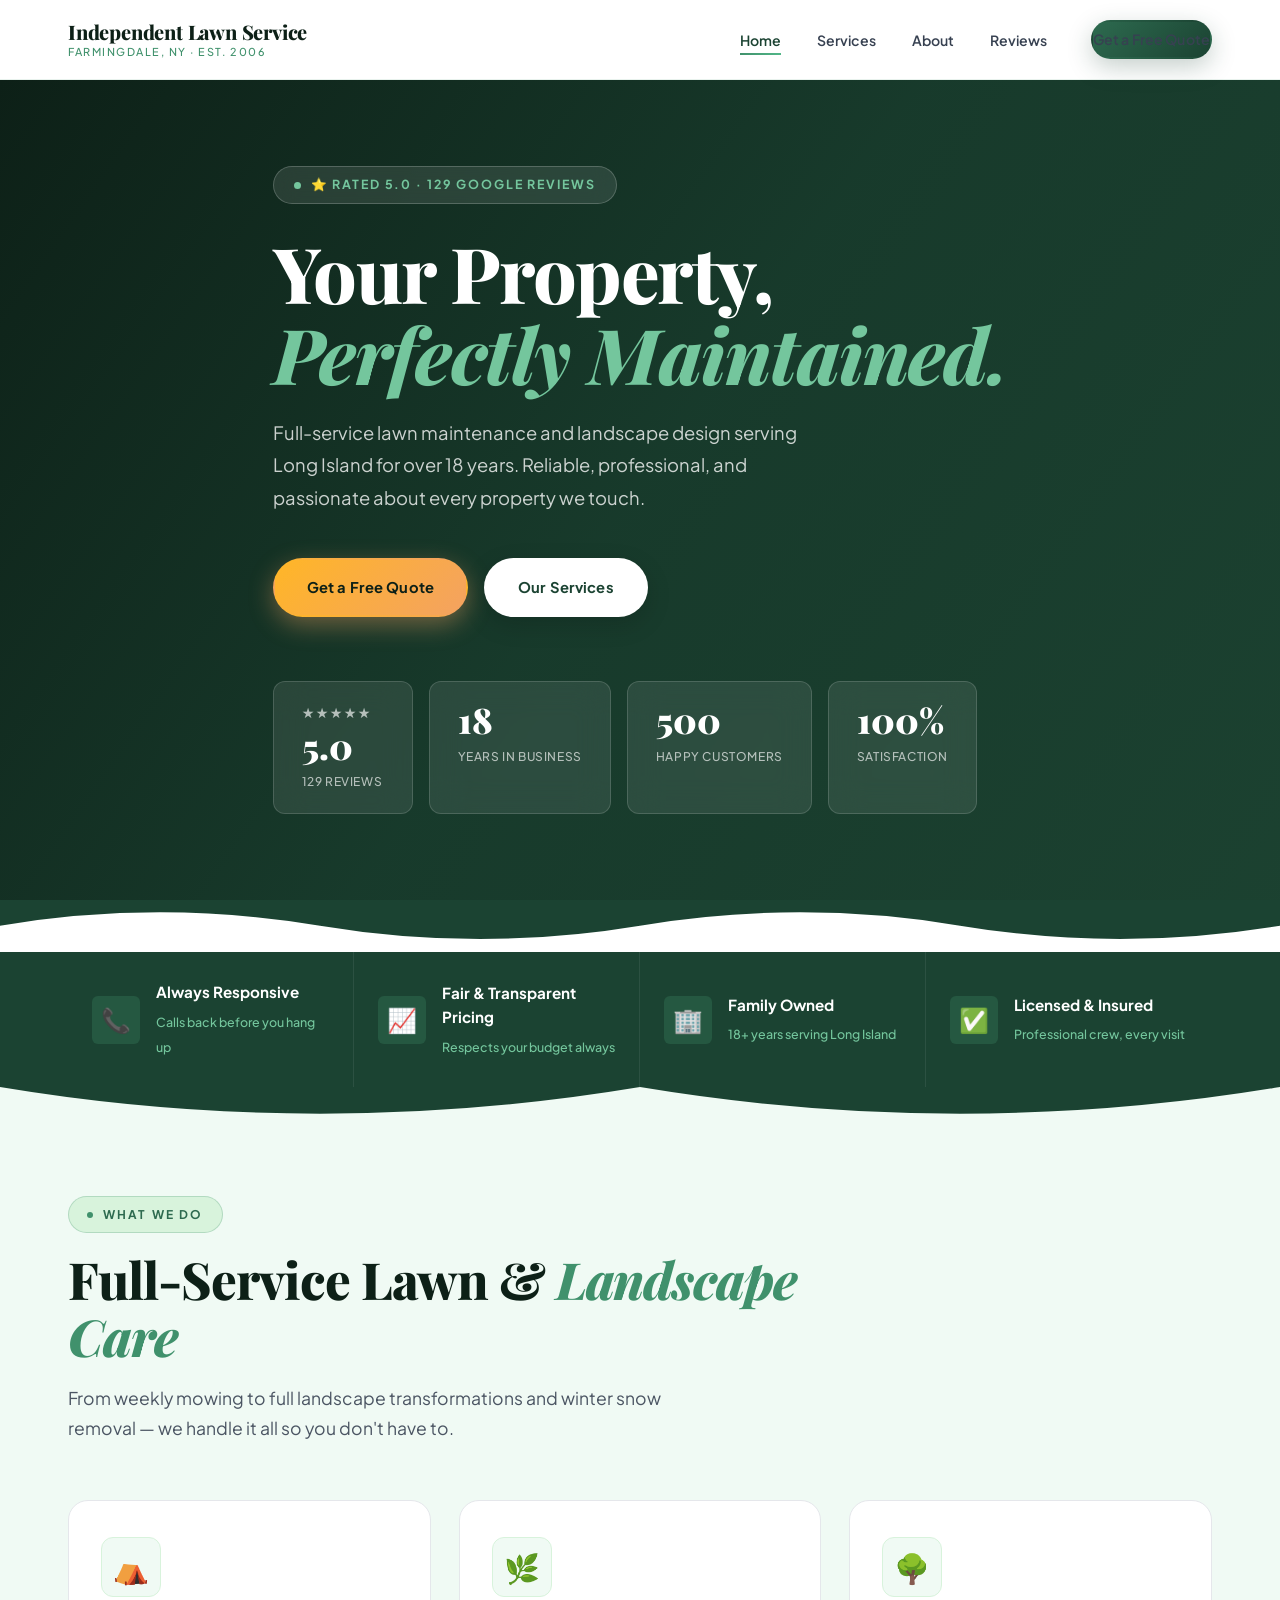
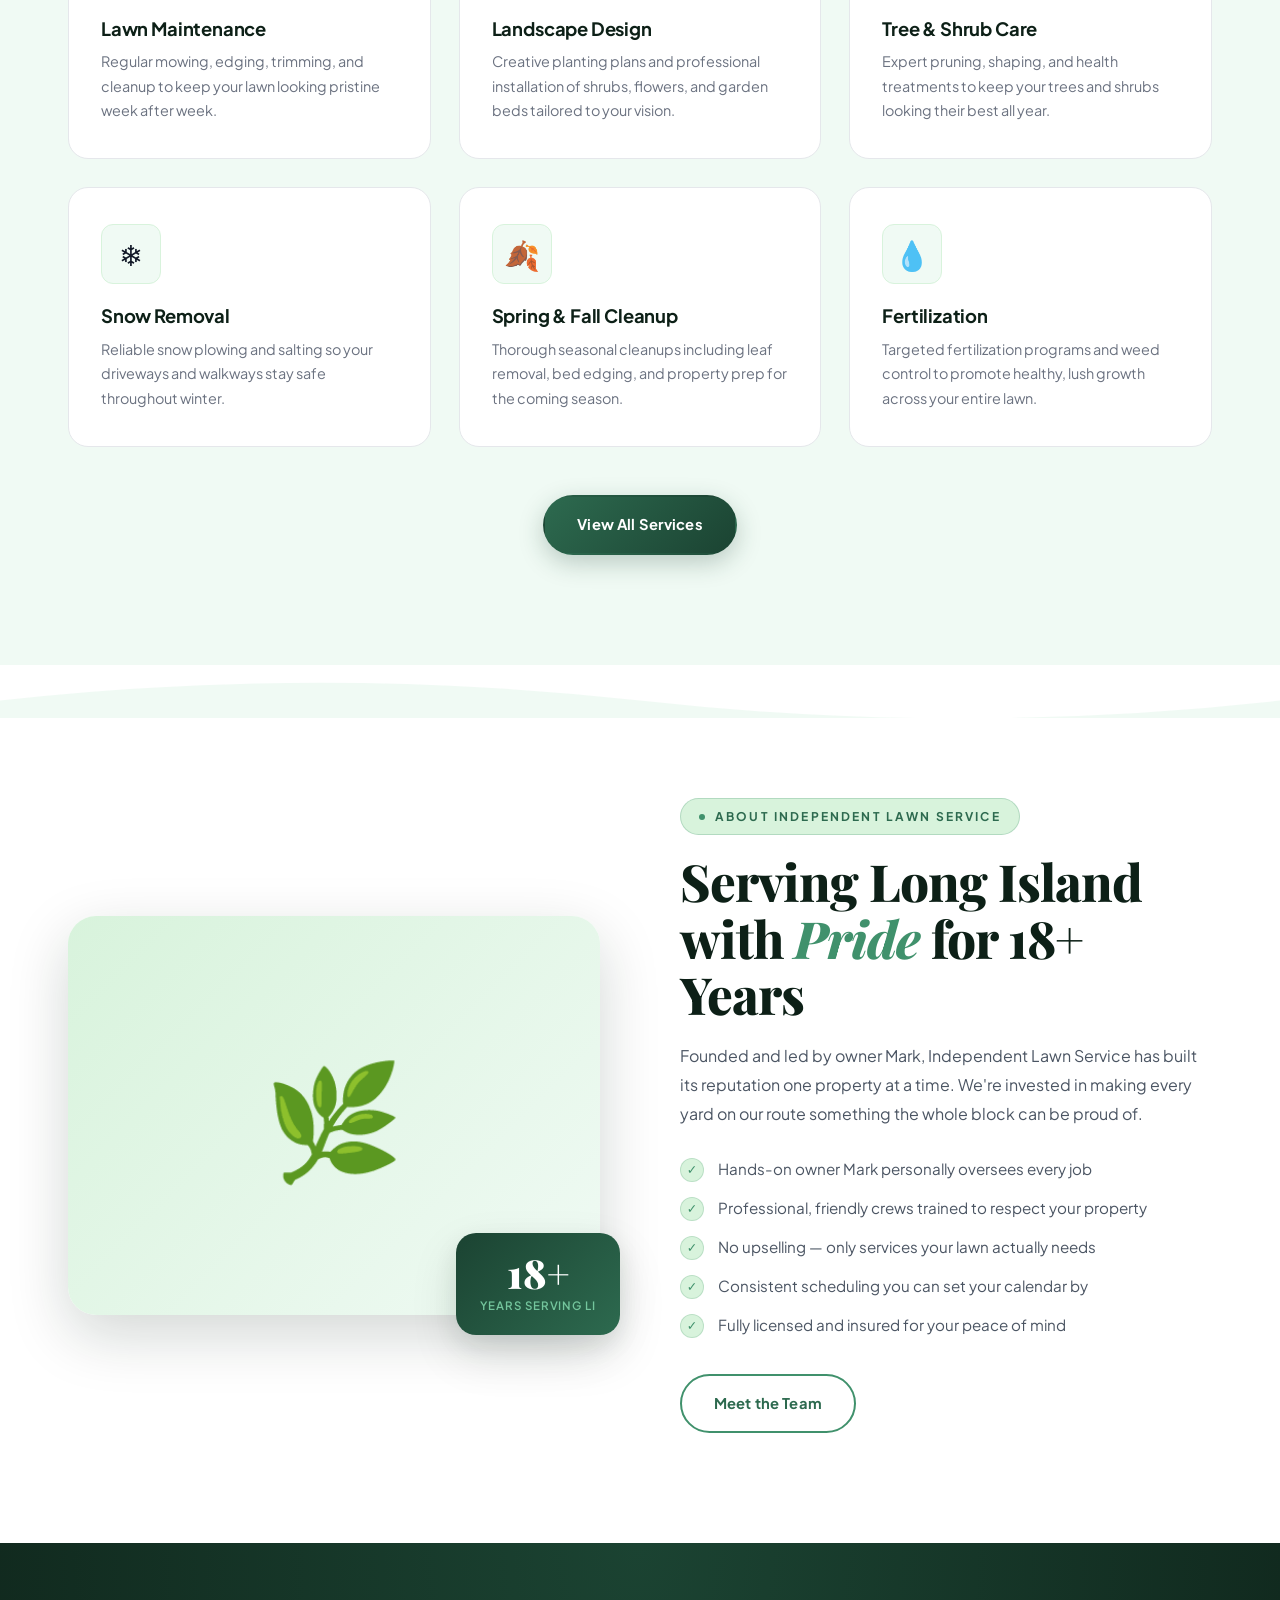
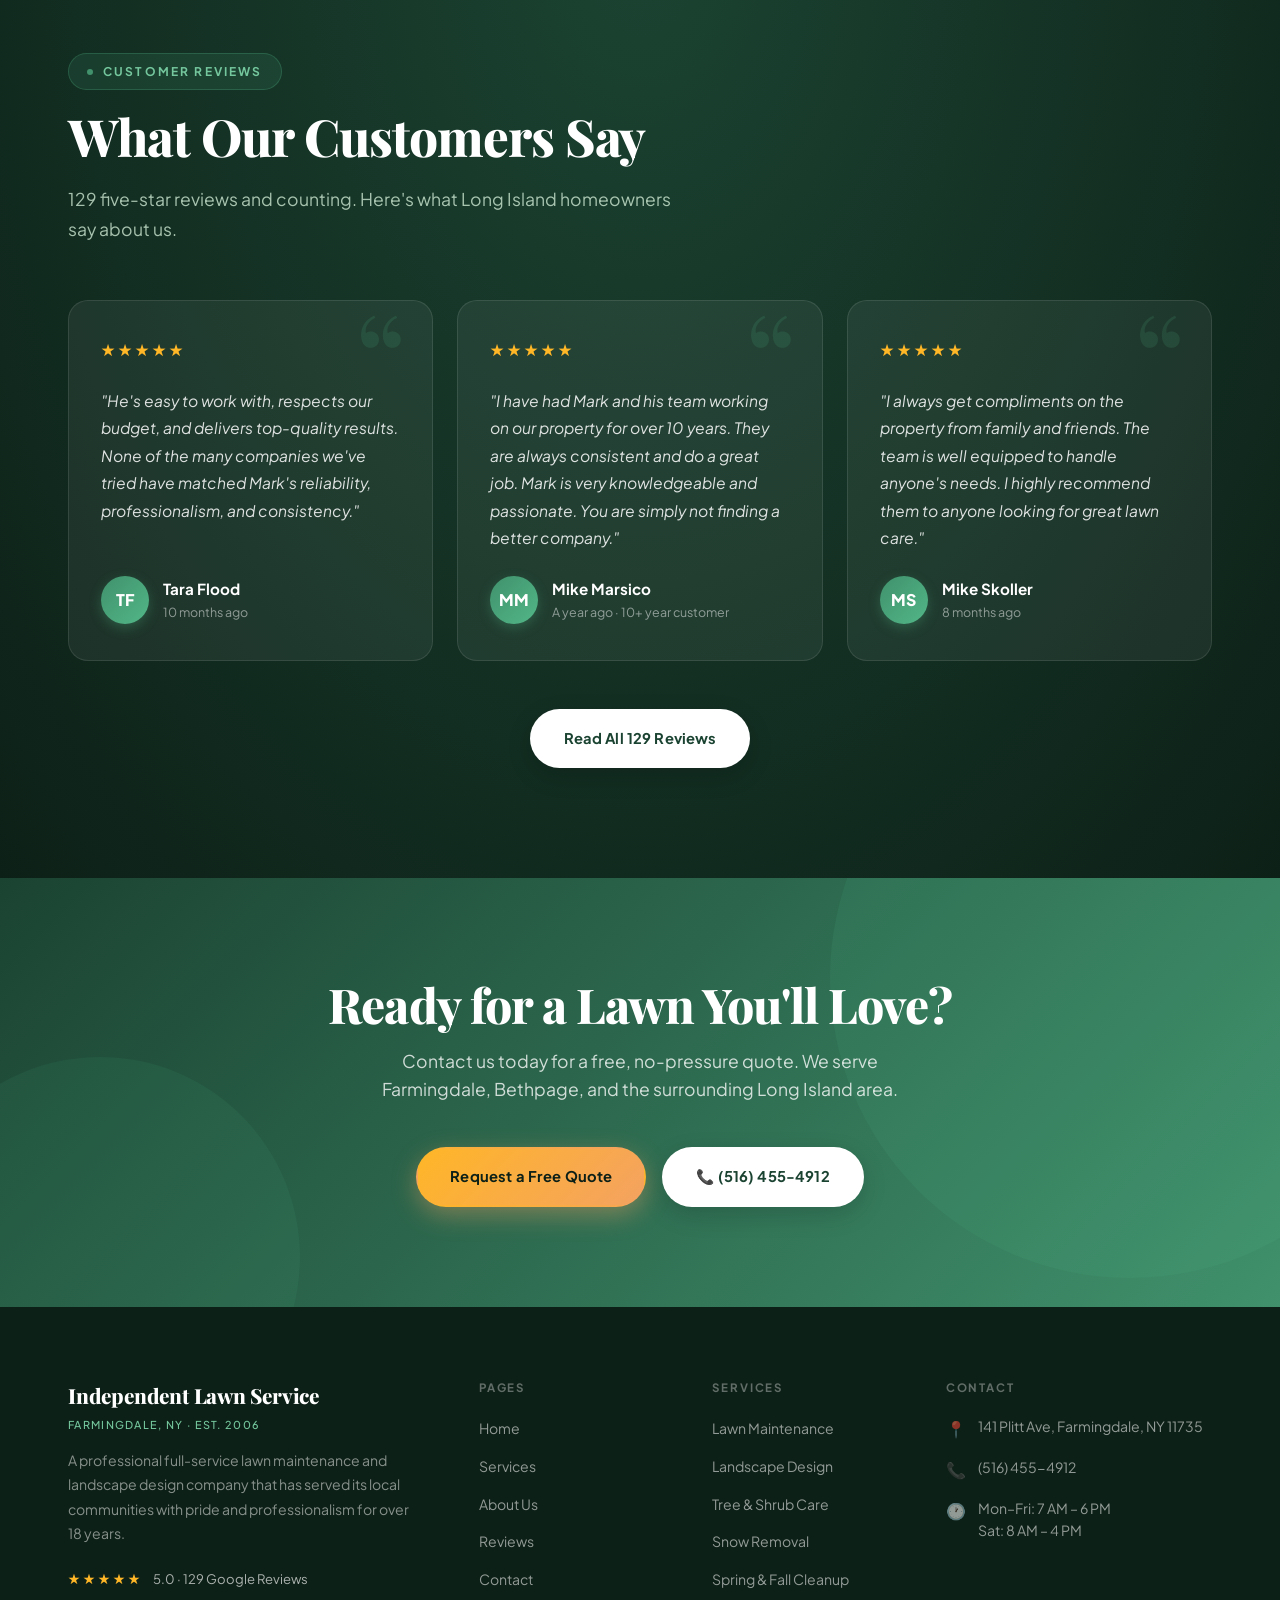
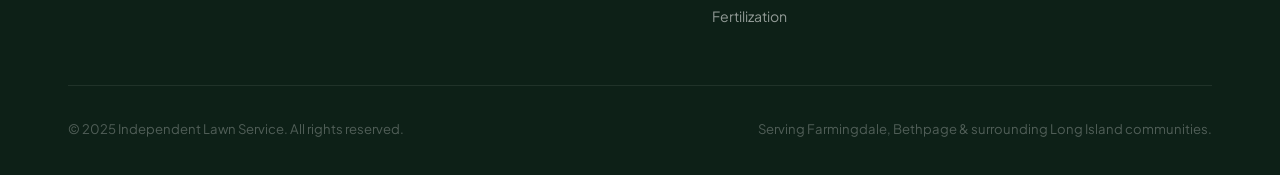
<file: index.html>
<!DOCTYPE html>
<html lang="en">
<head>
  <meta charset="UTF-8" />
  <meta name="viewport" content="width=device-width, initial-scale=1.0" />
  <title>Independent Lawn Service | Farmingdale, NY</title>
  <meta name="description" content="Professional full-service lawn maintenance and landscape design serving Farmingdale, Bethpage, and surrounding Long Island communities for over 18 years." />
  <link rel="preconnect" href="https://fonts.googleapis.com" />
  <link rel="preconnect" href="https://fonts.gstatic.com" crossorigin />
  <link href="https://fonts.googleapis.com/css2?family=Playfair+Display:ital,wght@0,700;0,800;0,900;1,700;1,800&family=Plus+Jakarta+Sans:wght@400;500;600;700;800&display=swap" rel="stylesheet" />
  <link rel="stylesheet" href="css/styles.css" />
</head>
<body>

  <nav class="nav">
    <div class="container nav__inner">
      <a href="index.html" class="nav__logo">
        Independent Lawn Service
        <span>Farmingdale, NY &middot; Est. 2006</span>
      </a>
      <button class="nav__burger" aria-label="Open menu" aria-expanded="false">
        <span></span><span></span><span></span>
      </button>
      <ul class="nav__links">
        <li><a href="index.html">Home</a></li>
        <li><a href="services.html">Services</a></li>
        <li><a href="about.html">About</a></li>
        <li><a href="reviews.html">Reviews</a></li>
        <li><a href="contact.html" class="btn btn-primary nav__cta">Get a Free Quote</a></li>
      </ul>
    </div>
  </nav>

  <!-- HERO -->
  <section class="hero">
    <div class="hero__bg"></div>
    <div class="hero__overlay"></div>
    <div class="container">
      <div class="hero__content">
        <div class="hero__badge">&#11088; Rated 5.0 &middot; 129 Google Reviews</div>
        <h1 class="hero__title">
          Your Property,<br>
          <em>Perfectly Maintained.</em>
        </h1>
        <p class="hero__sub">Full-service lawn maintenance and landscape design serving Long Island for over 18 years. Reliable, professional, and passionate about every property we touch.</p>
        <div class="hero__actions">
          <a href="contact.html" class="btn btn-gold">Get a Free Quote</a>
          <a href="services.html" class="btn btn-white">Our Services</a>
        </div>
        <div class="hero__stats">
          <div class="hero__stat">
            <span class="stars">&#9733;&#9733;&#9733;&#9733;&#9733;</span>
            <strong>5.0</strong>
            <span>129 Reviews</span>
          </div>
          <div class="hero__stat">
            <strong class="counter" data-target="18">18</strong>
            <span>Years in Business</span>
          </div>
          <div class="hero__stat">
            <strong class="counter" data-target="500">500</strong>
            <span>Happy Customers</span>
          </div>
          <div class="hero__stat">
            <strong>100%</strong>
            <span>Satisfaction</span>
          </div>
        </div>
      </div>
    </div>
  </section>

  <!-- WAVE -->
  <div class="wave" style="background:var(--green-dark); margin-top:-1px;">
    <svg viewBox="0 0 1440 60" xmlns="http://www.w3.org/2000/svg" preserveAspectRatio="none">
      <path d="M0,60 L0,30 Q180,0 360,30 Q540,60 720,30 Q900,0 1080,30 Q1260,60 1440,30 L1440,60 Z" fill="#ffffff"/>
    </svg>
  </div>

  <!-- HIGHLIGHTS -->
  <div class="highlights">
    <div class="container highlights__inner">
      <div class="highlight-item">
        <div class="highlight-item__icon">&#128222;</div>
        <div><strong>Always Responsive</strong><span>Calls back before you hang up</span></div>
      </div>
      <div class="highlight-item">
        <div class="highlight-item__icon">&#128200;</div>
        <div><strong>Fair &amp; Transparent Pricing</strong><span>Respects your budget always</span></div>
      </div>
      <div class="highlight-item">
        <div class="highlight-item__icon">&#127970;</div>
        <div><strong>Family Owned</strong><span>18+ years serving Long Island</span></div>
      </div>
      <div class="highlight-item">
        <div class="highlight-item__icon">&#9989;</div>
        <div><strong>Licensed &amp; Insured</strong><span>Professional crew, every visit</span></div>
      </div>
    </div>
  </div>

  <!-- WAVE -->
  <div class="wave" style="background:var(--green-dark);">
    <svg viewBox="0 0 1440 60" xmlns="http://www.w3.org/2000/svg" preserveAspectRatio="none">
      <path d="M0,0 Q360,60 720,0 Q1080,60 1440,0 L1440,60 L0,60 Z" fill="#F0FAF4"/>
    </svg>
  </div>

  <!-- SERVICES -->
  <section class="section section--alt" style="padding-top:56px;">
    <div class="container">
      <div class="tag">What We Do</div>
      <h2 class="section-heading">Full-Service Lawn &amp; <em>Landscape Care</em></h2>
      <p class="section-sub">From weekly mowing to full landscape transformations and winter snow removal — we handle it all so you don't have to.</p>
      <div class="services-grid">
        <div class="service-card">
          <div class="service-card__icon">&#9978;</div>
          <h3 class="service-card__title">Lawn Maintenance</h3>
          <p class="service-card__desc">Regular mowing, edging, trimming, and cleanup to keep your lawn looking pristine week after week.</p>
        </div>
        <div class="service-card">
          <div class="service-card__icon">&#127807;</div>
          <h3 class="service-card__title">Landscape Design</h3>
          <p class="service-card__desc">Creative planting plans and professional installation of shrubs, flowers, and garden beds tailored to your vision.</p>
        </div>
        <div class="service-card">
          <div class="service-card__icon">&#127795;</div>
          <h3 class="service-card__title">Tree &amp; Shrub Care</h3>
          <p class="service-card__desc">Expert pruning, shaping, and health treatments to keep your trees and shrubs looking their best all year.</p>
        </div>
        <div class="service-card">
          <div class="service-card__icon">&#10052;</div>
          <h3 class="service-card__title">Snow Removal</h3>
          <p class="service-card__desc">Reliable snow plowing and salting so your driveways and walkways stay safe throughout winter.</p>
        </div>
        <div class="service-card">
          <div class="service-card__icon">&#127810;</div>
          <h3 class="service-card__title">Spring &amp; Fall Cleanup</h3>
          <p class="service-card__desc">Thorough seasonal cleanups including leaf removal, bed edging, and property prep for the coming season.</p>
        </div>
        <div class="service-card">
          <div class="service-card__icon">&#128167;</div>
          <h3 class="service-card__title">Fertilization</h3>
          <p class="service-card__desc">Targeted fertilization programs and weed control to promote healthy, lush growth across your entire lawn.</p>
        </div>
      </div>
      <div style="margin-top:48px; text-align:center;">
        <a href="services.html" class="btn btn-primary">View All Services</a>
      </div>
    </div>
  </section>

  <!-- WAVE -->
  <div class="wave" style="background:var(--green-tint);">
    <svg viewBox="0 0 1440 60" xmlns="http://www.w3.org/2000/svg" preserveAspectRatio="none">
      <path d="M0,0 L0,40 Q360,0 720,40 Q1080,80 1440,40 L1440,0 Z" fill="#ffffff"/>
    </svg>
  </div>

  <!-- ABOUT -->
  <section class="section" style="padding-top:80px;">
    <div class="container">
      <div class="about-strip">
        <div class="about-strip__visual">
          <div class="about-strip__img-wrap" aria-hidden="true">&#127807;</div>
          <div class="about-strip__badge">
            <strong>18+</strong>
            <span>Years Serving LI</span>
          </div>
        </div>
        <div>
          <div class="tag">About Independent Lawn Service</div>
          <h2 class="section-heading">Serving Long Island with <em>Pride</em> for 18+ Years</h2>
          <p style="color:var(--gray-600); margin-bottom:8px; line-height:1.8;">Founded and led by owner Mark, Independent Lawn Service has built its reputation one property at a time. We're invested in making every yard on our route something the whole block can be proud of.</p>
          <ul class="about-strip__list">
            <li>Hands-on owner Mark personally oversees every job</li>
            <li>Professional, friendly crews trained to respect your property</li>
            <li>No upselling — only services your lawn actually needs</li>
            <li>Consistent scheduling you can set your calendar by</li>
            <li>Fully licensed and insured for your peace of mind</li>
          </ul>
          <a href="about.html" class="btn btn-outline">Meet the Team</a>
        </div>
      </div>
    </div>
  </section>

  <!-- TESTIMONIALS -->
  <section class="section section--dark">
    <div class="container">
      <div class="tag">Customer Reviews</div>
      <h2 class="section-heading">What Our Customers Say</h2>
      <p class="section-sub">129 five-star reviews and counting. Here's what Long Island homeowners say about us.</p>
      <div class="testimonials-grid">
        <div class="testimonial-card">
          <div class="stars">&#9733;&#9733;&#9733;&#9733;&#9733;</div>
          <p class="testimonial-card__quote">"He's easy to work with, respects our budget, and delivers top-quality results. None of the many companies we've tried have matched Mark's reliability, professionalism, and consistency."</p>
          <div class="testimonial-card__author">
            <div class="testimonial-card__avatar">TF</div>
            <div>
              <div class="testimonial-card__name">Tara Flood</div>
              <div class="testimonial-card__meta">10 months ago</div>
            </div>
          </div>
        </div>
        <div class="testimonial-card">
          <div class="stars">&#9733;&#9733;&#9733;&#9733;&#9733;</div>
          <p class="testimonial-card__quote">"I have had Mark and his team working on our property for over 10 years. They are always consistent and do a great job. Mark is very knowledgeable and passionate. You are simply not finding a better company."</p>
          <div class="testimonial-card__author">
            <div class="testimonial-card__avatar">MM</div>
            <div>
              <div class="testimonial-card__name">Mike Marsico</div>
              <div class="testimonial-card__meta">A year ago &middot; 10+ year customer</div>
            </div>
          </div>
        </div>
        <div class="testimonial-card">
          <div class="stars">&#9733;&#9733;&#9733;&#9733;&#9733;</div>
          <p class="testimonial-card__quote">"I always get compliments on the property from family and friends. The team is well equipped to handle anyone's needs. I highly recommend them to anyone looking for great lawn care."</p>
          <div class="testimonial-card__author">
            <div class="testimonial-card__avatar">MS</div>
            <div>
              <div class="testimonial-card__name">Mike Skoller</div>
              <div class="testimonial-card__meta">8 months ago</div>
            </div>
          </div>
        </div>
      </div>
      <div style="margin-top:48px; text-align:center;">
        <a href="reviews.html" class="btn btn-white">Read All 129 Reviews</a>
      </div>
    </div>
  </section>

  <!-- CTA -->
  <section class="cta-banner">
    <div class="container">
      <h2>Ready for a Lawn You'll Love?</h2>
      <p>Contact us today for a free, no-pressure quote. We serve Farmingdale, Bethpage, and the surrounding Long Island area.</p>
      <div class="cta-banner__actions">
        <a href="contact.html" class="btn btn-gold">Request a Free Quote</a>
        <a href="tel:5164554912" class="btn btn-white">&#128222; (516) 455-4912</a>
      </div>
    </div>
  </section>

  <footer class="footer">
    <div class="container">
      <div class="footer__grid">
        <div>
          <a class="footer__logo" href="index.html">
            Independent Lawn Service
            <span>Farmingdale, NY &middot; Est. 2006</span>
          </a>
          <p class="footer__desc">A professional full-service lawn maintenance and landscape design company that has served its local communities with pride and professionalism for over 18 years.</p>
          <div class="footer__rating">
            <span class="stars">&#9733;&#9733;&#9733;&#9733;&#9733;</span>
            <span>5.0 &middot; 129 Google Reviews</span>
          </div>
        </div>
        <div>
          <div class="footer__heading">Pages</div>
          <ul class="footer__links">
            <li><a href="index.html">Home</a></li>
            <li><a href="services.html">Services</a></li>
            <li><a href="about.html">About Us</a></li>
            <li><a href="reviews.html">Reviews</a></li>
            <li><a href="contact.html">Contact</a></li>
          </ul>
        </div>
        <div>
          <div class="footer__heading">Services</div>
          <ul class="footer__links">
            <li><a href="services.html">Lawn Maintenance</a></li>
            <li><a href="services.html">Landscape Design</a></li>
            <li><a href="services.html">Tree &amp; Shrub Care</a></li>
            <li><a href="services.html">Snow Removal</a></li>
            <li><a href="services.html">Spring &amp; Fall Cleanup</a></li>
            <li><a href="services.html">Fertilization</a></li>
          </ul>
        </div>
        <div>
          <div class="footer__heading">Contact</div>
          <div class="footer__contact-item"><span>&#128205;</span><span>141 Plitt Ave, Farmingdale, NY 11735</span></div>
          <div class="footer__contact-item"><span>&#128222;</span><a href="tel:5164554912" style="color:rgba(255,255,255,.55)">(516) 455-4912</a></div>
          <div class="footer__contact-item"><span>&#128336;</span><span>Mon–Fri: 7 AM – 6 PM<br>Sat: 8 AM – 4 PM</span></div>
        </div>
      </div>
      <div class="footer__bottom">
        <span>&copy; 2025 Independent Lawn Service. All rights reserved.</span>
        <span>Serving Farmingdale, Bethpage &amp; surrounding Long Island communities.</span>
      </div>
    </div>
  </footer>

  <script src="js/main.js"></script>
</body>
</html>
</file>
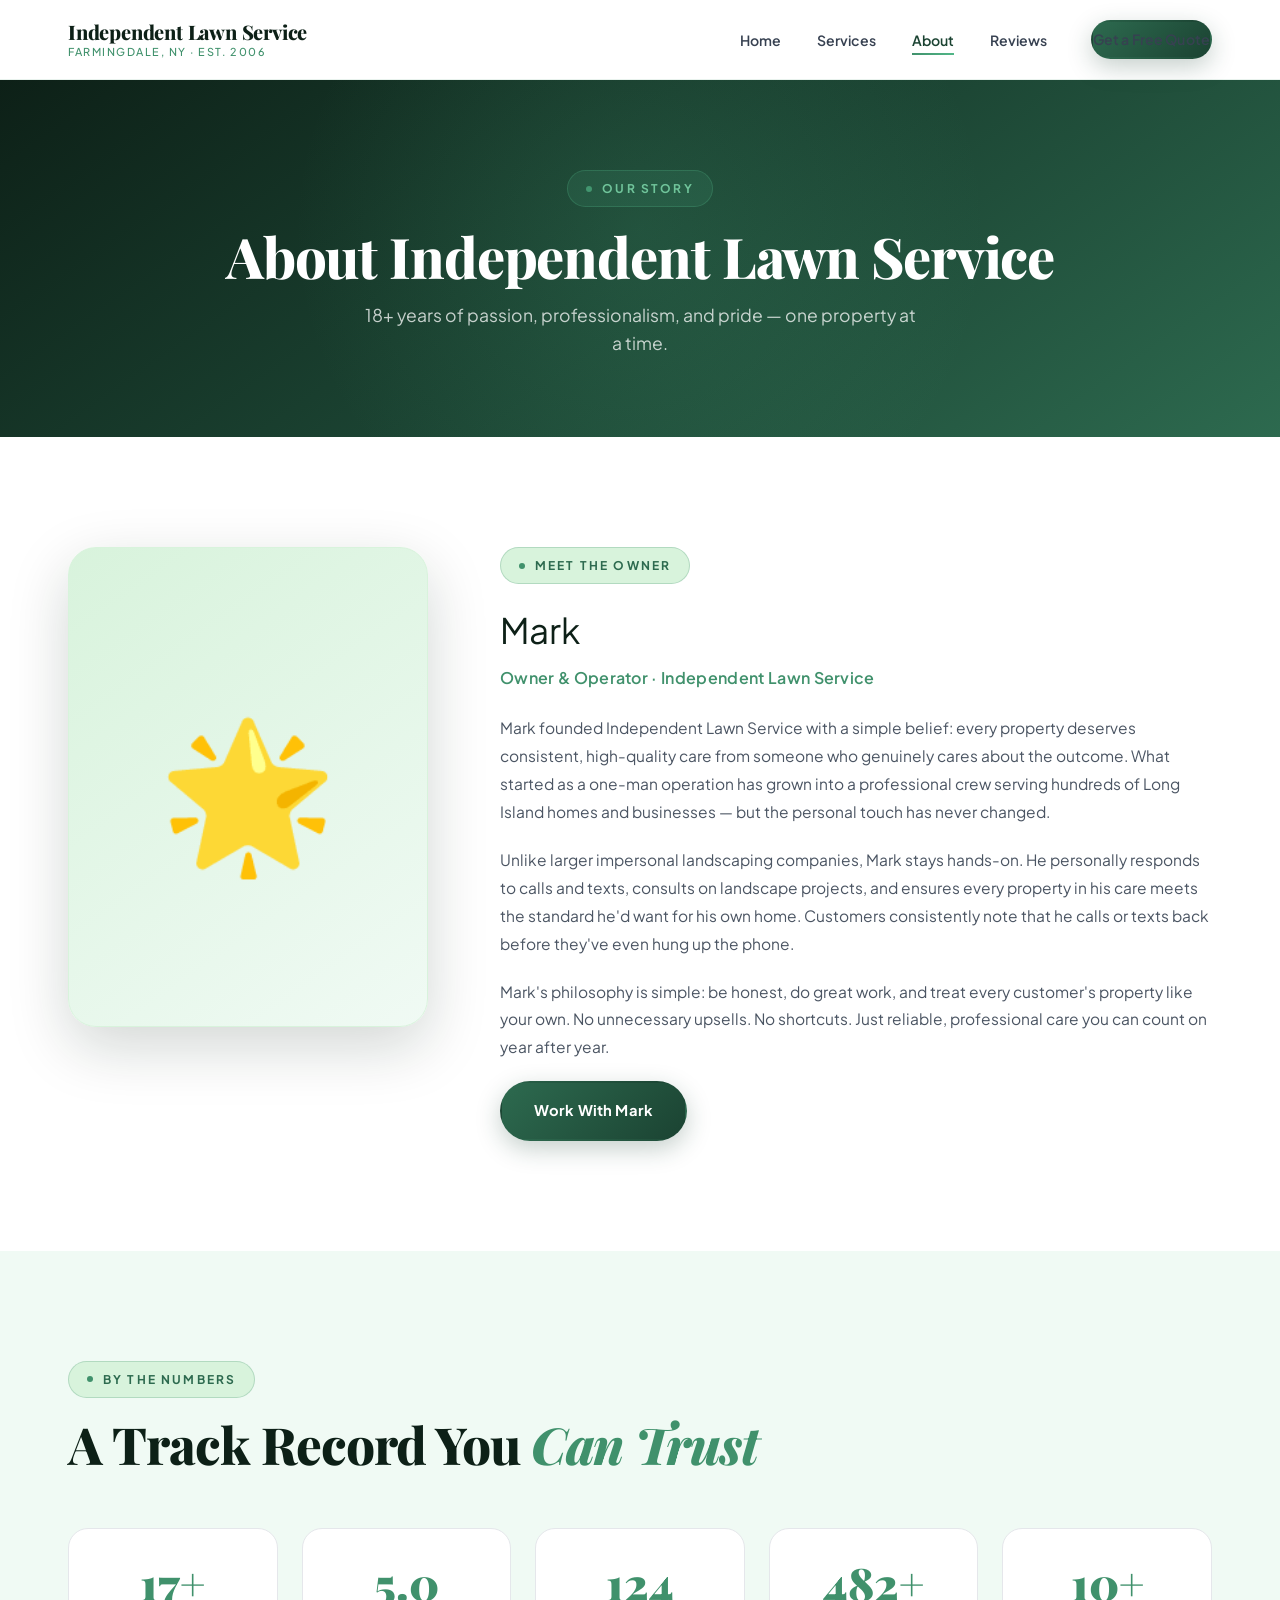
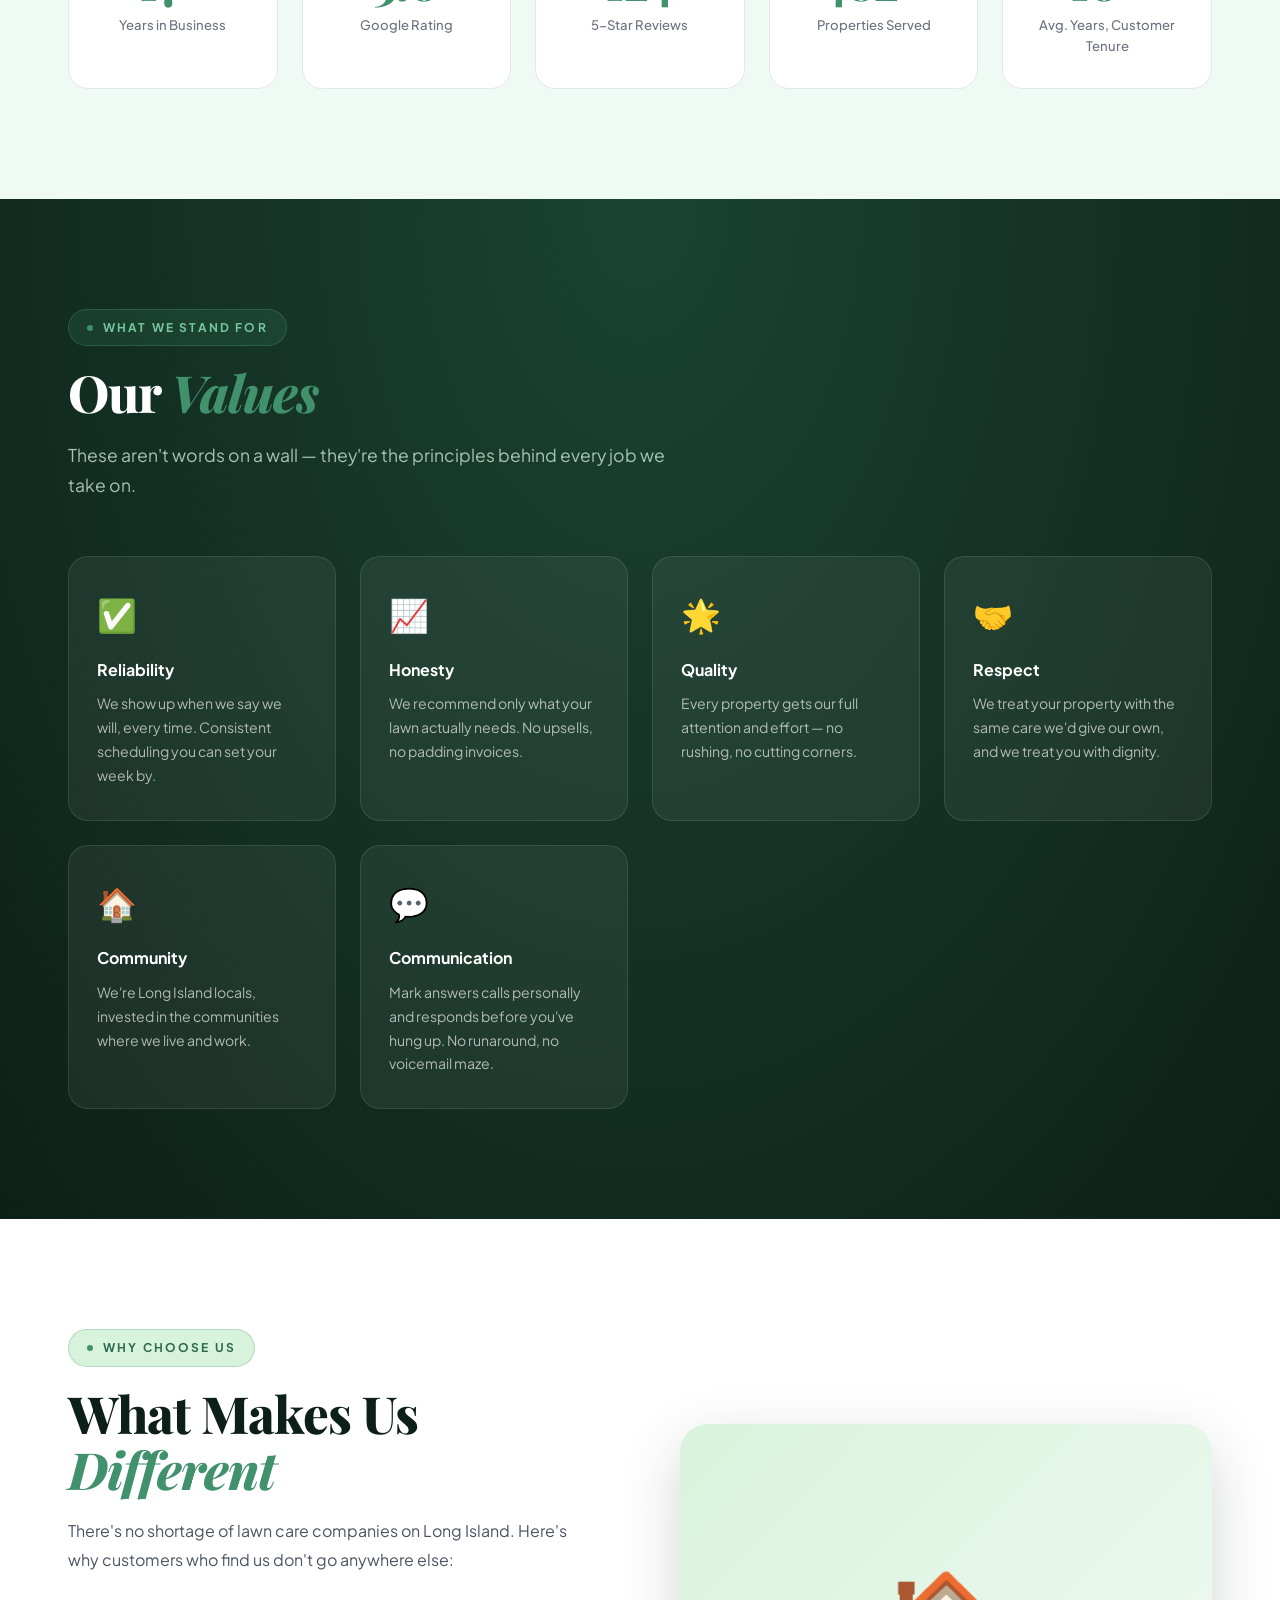
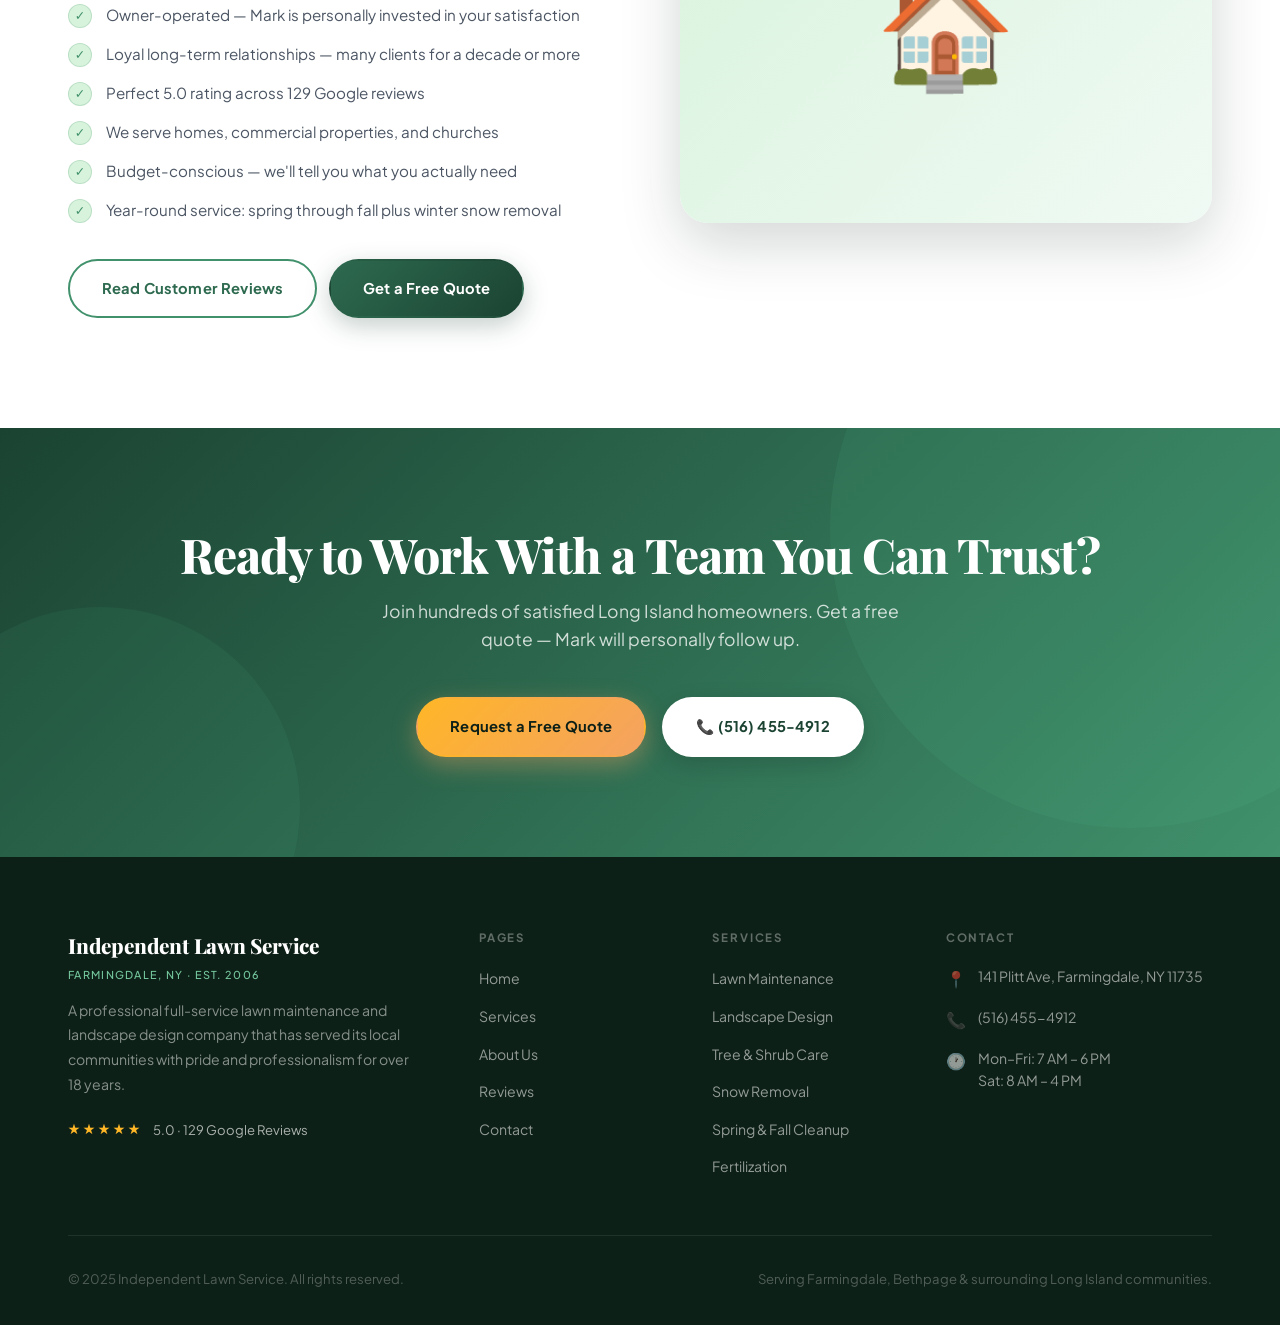
<file: about.html>
<!DOCTYPE html>
<html lang="en">
<head>
  <meta charset="UTF-8" />
  <meta name="viewport" content="width=device-width, initial-scale=1.0" />
  <title>About Us | Independent Lawn Service</title>
  <meta name="description" content="Meet Mark and the Independent Lawn Service team — 18+ years of professional lawn care and landscaping in Farmingdale, NY." />
  <link rel="preconnect" href="https://fonts.googleapis.com" />
  <link rel="preconnect" href="https://fonts.gstatic.com" crossorigin />
  <link href="https://fonts.googleapis.com/css2?family=Playfair+Display:ital,wght@0,700;0,800;0,900;1,700;1,800&family=Plus+Jakarta+Sans:wght@400;500;600;700;800&display=swap" rel="stylesheet" />
  <link rel="stylesheet" href="css/styles.css" />
</head>
<body>

  <nav class="nav">
    <div class="container nav__inner">
      <a href="index.html" class="nav__logo">Independent Lawn Service<span>Farmingdale, NY &middot; Est. 2006</span></a>
      <button class="nav__burger" aria-label="Open menu" aria-expanded="false"><span></span><span></span><span></span></button>
      <ul class="nav__links">
        <li><a href="index.html">Home</a></li>
        <li><a href="services.html">Services</a></li>
        <li><a href="about.html">About</a></li>
        <li><a href="reviews.html">Reviews</a></li>
        <li><a href="contact.html" class="btn btn-primary nav__cta">Get a Free Quote</a></li>
      </ul>
    </div>
  </nav>

  <section class="page-hero">
    <div class="container">
      <div class="tag">Our Story</div>
      <h1>About Independent Lawn Service</h1>
      <p>18+ years of passion, professionalism, and pride — one property at a time.</p>
    </div>
  </section>

  <section class="section">
    <div class="container">
      <div class="owner-profile">
        <div class="owner-profile__photo" aria-hidden="true">&#127775;</div>
        <div>
          <div class="tag">Meet the Owner</div>
          <div class="owner-profile__name">Mark</div>
          <div class="owner-profile__role">Owner &amp; Operator &middot; Independent Lawn Service</div>
          <p class="owner-profile__bio">Mark founded Independent Lawn Service with a simple belief: every property deserves consistent, high-quality care from someone who genuinely cares about the outcome. What started as a one-man operation has grown into a professional crew serving hundreds of Long Island homes and businesses — but the personal touch has never changed.</p>
          <p class="owner-profile__bio">Unlike larger impersonal landscaping companies, Mark stays hands-on. He personally responds to calls and texts, consults on landscape projects, and ensures every property in his care meets the standard he'd want for his own home. Customers consistently note that he calls or texts back before they've even hung up the phone.</p>
          <p class="owner-profile__bio">Mark's philosophy is simple: be honest, do great work, and treat every customer's property like your own. No unnecessary upsells. No shortcuts. Just reliable, professional care you can count on year after year.</p>
          <a href="contact.html" class="btn btn-primary">Work With Mark</a>
        </div>
      </div>
    </div>
  </section>

  <section class="section section--alt">
    <div class="container">
      <div class="tag">By the Numbers</div>
      <h2 class="section-heading">A Track Record You <em>Can Trust</em></h2>
      <div class="stats-row">
        <div class="stat-box"><div class="stat-box__num counter" data-target="18">18+</div><div class="stat-box__label">Years in Business</div></div>
        <div class="stat-box"><div class="stat-box__num">5.0</div><div class="stat-box__label">Google Rating</div></div>
        <div class="stat-box"><div class="stat-box__num counter" data-target="129">129</div><div class="stat-box__label">5-Star Reviews</div></div>
        <div class="stat-box"><div class="stat-box__num counter" data-target="500">500+</div><div class="stat-box__label">Properties Served</div></div>
        <div class="stat-box"><div class="stat-box__num">10+</div><div class="stat-box__label">Avg. Years, Customer Tenure</div></div>
      </div>
    </div>
  </section>

  <section class="section section--dark">
    <div class="container">
      <div class="tag">What We Stand For</div>
      <h2 class="section-heading">Our <em>Values</em></h2>
      <p class="section-sub">These aren't words on a wall — they're the principles behind every job we take on.</p>
      <div class="values-grid">
        <div class="value-card"><div class="value-card__icon">&#9989;</div><div class="value-card__title">Reliability</div><div class="value-card__desc">We show up when we say we will, every time. Consistent scheduling you can set your week by.</div></div>
        <div class="value-card"><div class="value-card__icon">&#128200;</div><div class="value-card__title">Honesty</div><div class="value-card__desc">We recommend only what your lawn actually needs. No upsells, no padding invoices.</div></div>
        <div class="value-card"><div class="value-card__icon">&#127775;</div><div class="value-card__title">Quality</div><div class="value-card__desc">Every property gets our full attention and effort — no rushing, no cutting corners.</div></div>
        <div class="value-card"><div class="value-card__icon">&#129309;</div><div class="value-card__title">Respect</div><div class="value-card__desc">We treat your property with the same care we'd give our own, and we treat you with dignity.</div></div>
        <div class="value-card"><div class="value-card__icon">&#127968;</div><div class="value-card__title">Community</div><div class="value-card__desc">We're Long Island locals, invested in the communities where we live and work.</div></div>
        <div class="value-card"><div class="value-card__icon">&#128172;</div><div class="value-card__title">Communication</div><div class="value-card__desc">Mark answers calls personally and responds before you've hung up. No runaround, no voicemail maze.</div></div>
      </div>
    </div>
  </section>

  <section class="section">
    <div class="container">
      <div class="about-strip">
        <div>
          <div class="tag">Why Choose Us</div>
          <h2 class="section-heading">What Makes Us <em>Different</em></h2>
          <p style="color:var(--gray-600); margin-bottom:8px; line-height:1.8;">There's no shortage of lawn care companies on Long Island. Here's why customers who find us don't go anywhere else:</p>
          <ul class="about-strip__list">
            <li>Owner-operated — Mark is personally invested in your satisfaction</li>
            <li>Loyal long-term relationships — many clients for a decade or more</li>
            <li>Perfect 5.0 rating across 129 Google reviews</li>
            <li>We serve homes, commercial properties, and churches</li>
            <li>Budget-conscious — we'll tell you what you actually need</li>
            <li>Year-round service: spring through fall plus winter snow removal</li>
          </ul>
          <div style="display:flex; gap:12px; flex-wrap:wrap;">
            <a href="reviews.html" class="btn btn-outline">Read Customer Reviews</a>
            <a href="contact.html" class="btn btn-primary">Get a Free Quote</a>
          </div>
        </div>
        <div class="about-strip__visual">
          <div class="about-strip__img-wrap" aria-hidden="true">&#127968;</div>
        </div>
      </div>
    </div>
  </section>

  <section class="cta-banner">
    <div class="container">
      <h2>Ready to Work With a Team You Can Trust?</h2>
      <p>Join hundreds of satisfied Long Island homeowners. Get a free quote — Mark will personally follow up.</p>
      <div class="cta-banner__actions">
        <a href="contact.html" class="btn btn-gold">Request a Free Quote</a>
        <a href="tel:5164554912" class="btn btn-white">&#128222; (516) 455-4912</a>
      </div>
    </div>
  </section>

  <footer class="footer">
    <div class="container">
      <div class="footer__grid">
        <div>
          <a class="footer__logo" href="index.html">Independent Lawn Service<span>Farmingdale, NY &middot; Est. 2006</span></a>
          <p class="footer__desc">A professional full-service lawn maintenance and landscape design company that has served its local communities with pride and professionalism for over 18 years.</p>
          <div class="footer__rating"><span class="stars">&#9733;&#9733;&#9733;&#9733;&#9733;</span><span>5.0 &middot; 129 Google Reviews</span></div>
        </div>
        <div>
          <div class="footer__heading">Pages</div>
          <ul class="footer__links">
            <li><a href="index.html">Home</a></li><li><a href="services.html">Services</a></li>
            <li><a href="about.html">About Us</a></li><li><a href="reviews.html">Reviews</a></li>
            <li><a href="contact.html">Contact</a></li>
          </ul>
        </div>
        <div>
          <div class="footer__heading">Services</div>
          <ul class="footer__links">
            <li><a href="services.html">Lawn Maintenance</a></li><li><a href="services.html">Landscape Design</a></li>
            <li><a href="services.html">Tree &amp; Shrub Care</a></li><li><a href="services.html">Snow Removal</a></li>
            <li><a href="services.html">Spring &amp; Fall Cleanup</a></li><li><a href="services.html">Fertilization</a></li>
          </ul>
        </div>
        <div>
          <div class="footer__heading">Contact</div>
          <div class="footer__contact-item"><span>&#128205;</span><span>141 Plitt Ave, Farmingdale, NY 11735</span></div>
          <div class="footer__contact-item"><span>&#128222;</span><a href="tel:5164554912" style="color:rgba(255,255,255,.55)">(516) 455-4912</a></div>
          <div class="footer__contact-item"><span>&#128336;</span><span>Mon–Fri: 7 AM – 6 PM<br>Sat: 8 AM – 4 PM</span></div>
        </div>
      </div>
      <div class="footer__bottom">
        <span>&copy; 2025 Independent Lawn Service. All rights reserved.</span>
        <span>Serving Farmingdale, Bethpage &amp; surrounding Long Island communities.</span>
      </div>
    </div>
  </footer>
  <script src="js/main.js"></script>
</body>
</html>
</file>
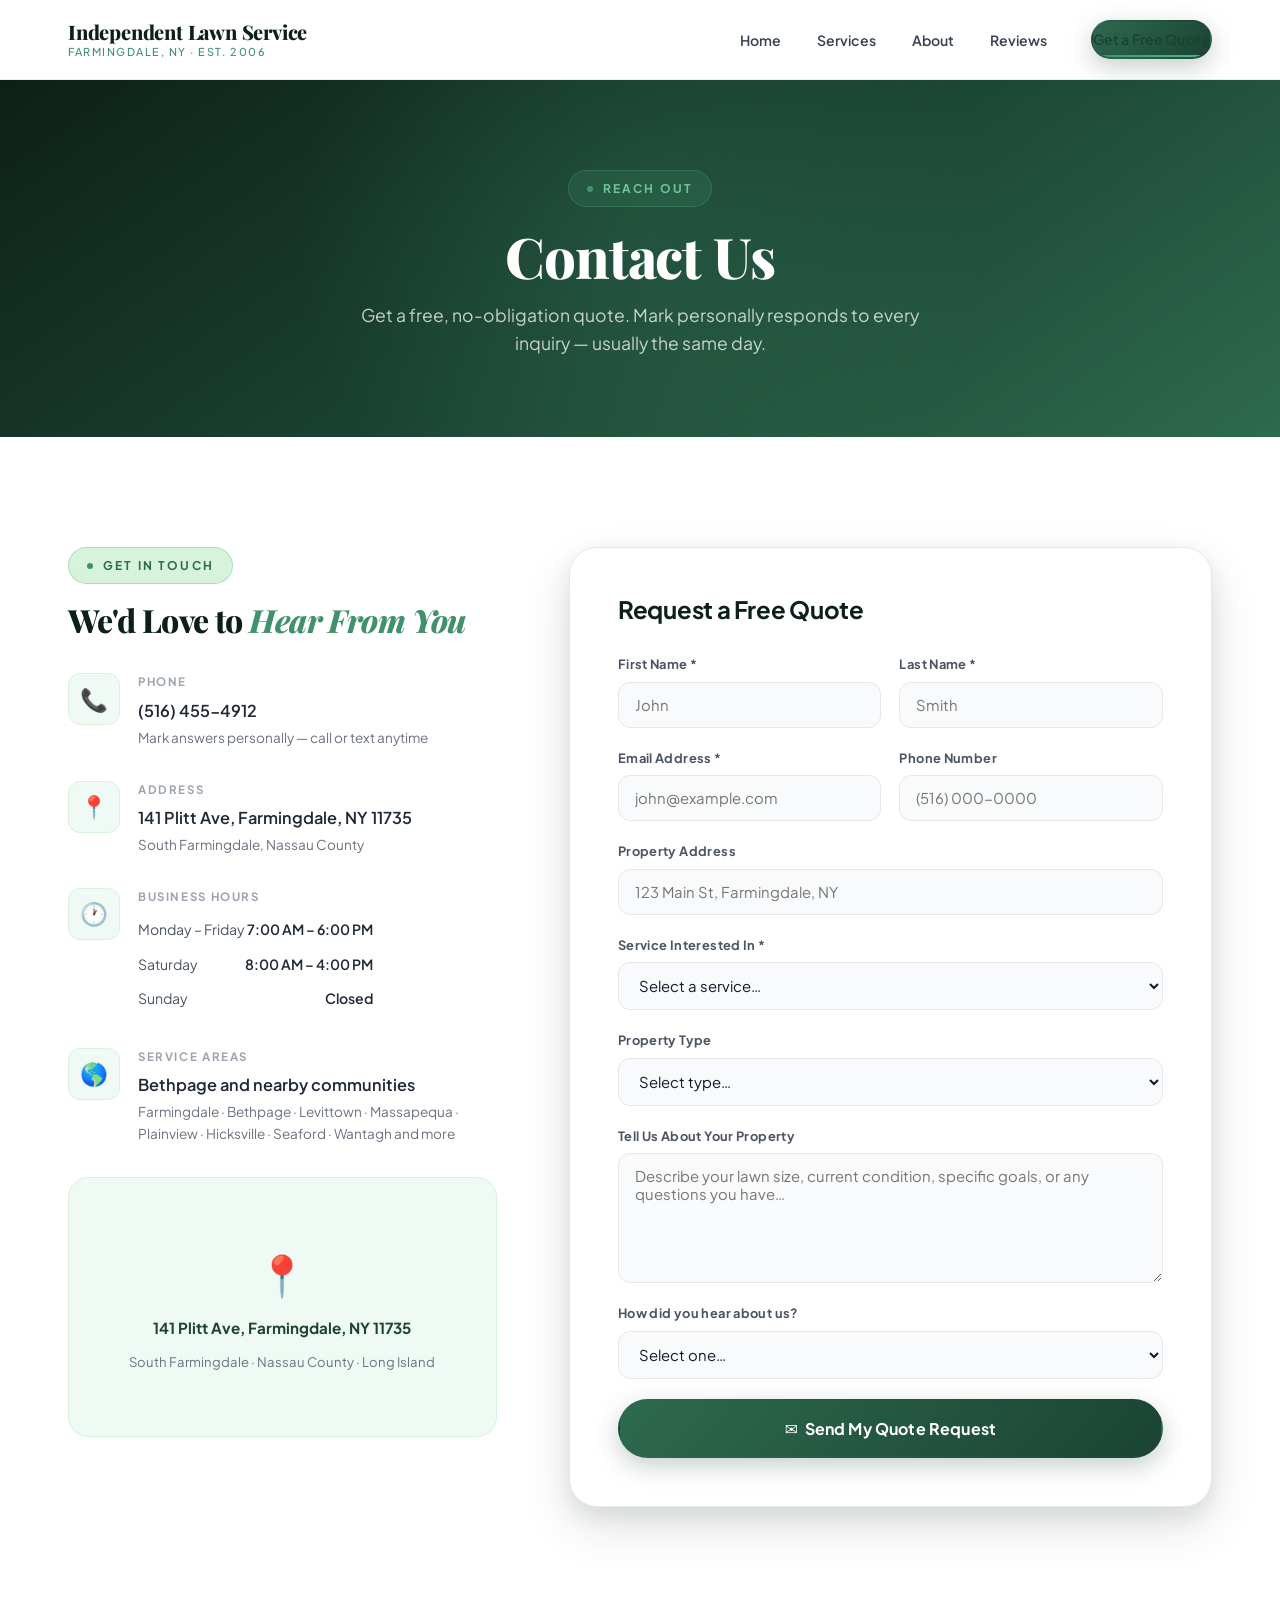
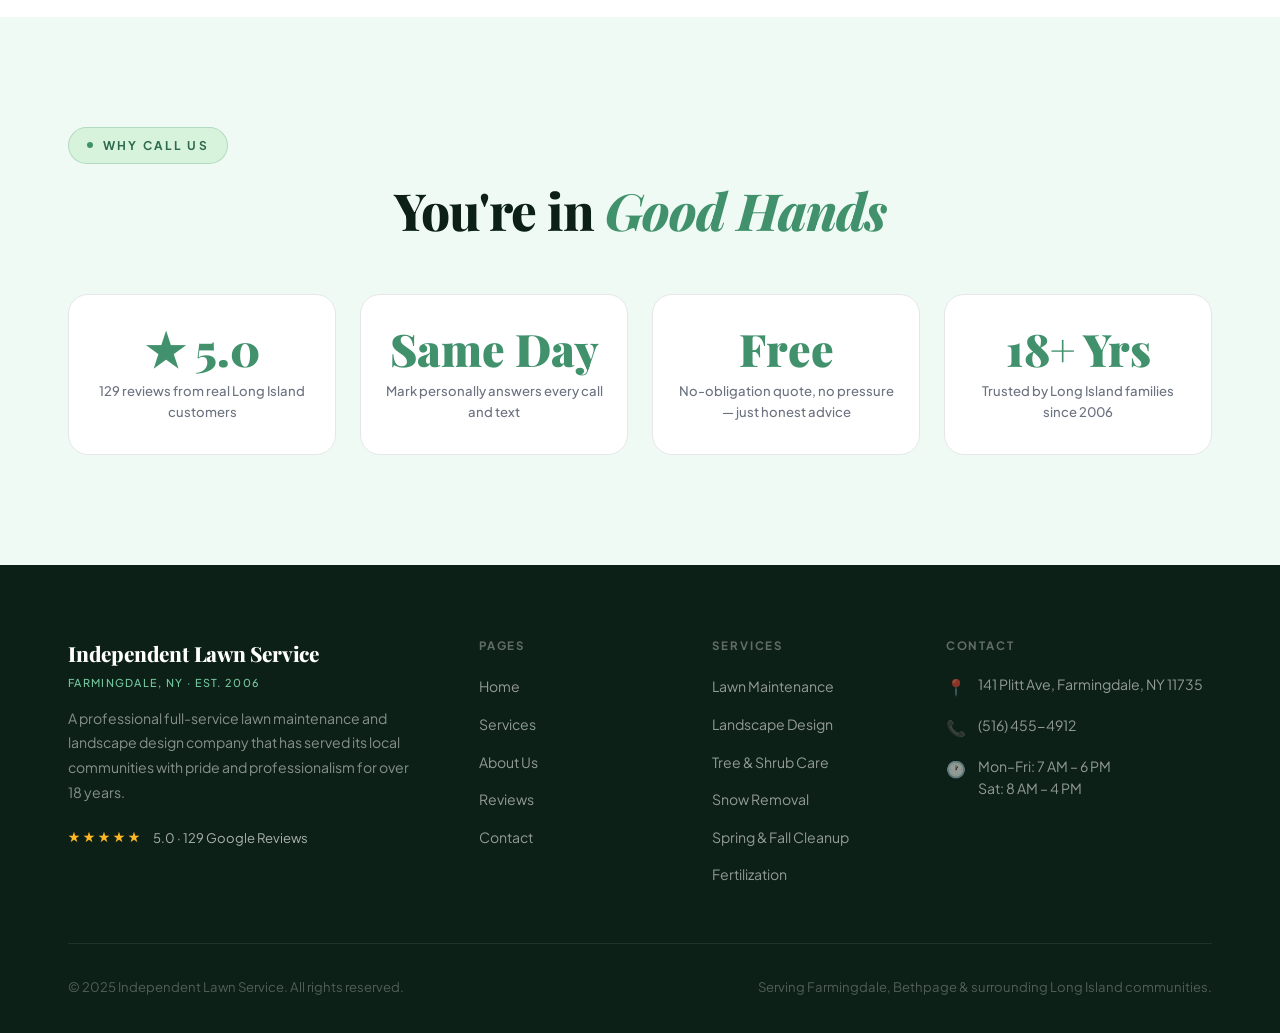
<file: contact.html>
<!DOCTYPE html>
<html lang="en">
<head>
  <meta charset="UTF-8" />
  <meta name="viewport" content="width=device-width, initial-scale=1.0" />
  <title>Contact | Independent Lawn Service</title>
  <meta name="description" content="Get a free quote from Independent Lawn Service. Call (516) 455-4912 or fill out our form. Serving Farmingdale, Bethpage, and Long Island." />
  <link rel="preconnect" href="https://fonts.googleapis.com" />
  <link rel="preconnect" href="https://fonts.gstatic.com" crossorigin />
  <link href="https://fonts.googleapis.com/css2?family=Playfair+Display:ital,wght@0,700;0,800;0,900;1,700;1,800&family=Plus+Jakarta+Sans:wght@400;500;600;700;800&display=swap" rel="stylesheet" />
  <link rel="stylesheet" href="css/styles.css" />
</head>
<body>

  <nav class="nav">
    <div class="container nav__inner">
      <a href="index.html" class="nav__logo">Independent Lawn Service<span>Farmingdale, NY &middot; Est. 2006</span></a>
      <button class="nav__burger" aria-label="Open menu" aria-expanded="false"><span></span><span></span><span></span></button>
      <ul class="nav__links">
        <li><a href="index.html">Home</a></li>
        <li><a href="services.html">Services</a></li>
        <li><a href="about.html">About</a></li>
        <li><a href="reviews.html">Reviews</a></li>
        <li><a href="contact.html" class="btn btn-primary nav__cta">Get a Free Quote</a></li>
      </ul>
    </div>
  </nav>

  <section class="page-hero">
    <div class="container">
      <div class="tag">Reach Out</div>
      <h1>Contact Us</h1>
      <p>Get a free, no-obligation quote. Mark personally responds to every inquiry — usually the same day.</p>
    </div>
  </section>

  <section class="section">
    <div class="container">
      <div class="contact-grid">

        <div>
          <div class="tag">Get in Touch</div>
          <h2 class="section-heading" style="font-size:2rem; margin-bottom:36px;">We'd Love to <em>Hear From You</em></h2>

          <div class="contact-info">
            <div class="contact-info-item">
              <div class="contact-info-item__icon">&#128222;</div>
              <div>
                <div class="contact-info-item__label">Phone</div>
                <div class="contact-info-item__value"><a href="tel:5164554912" style="color:var(--gray-800)">(516) 455-4912</a></div>
                <div class="contact-info-item__sub">Mark answers personally — call or text anytime</div>
              </div>
            </div>
            <div class="contact-info-item">
              <div class="contact-info-item__icon">&#128205;</div>
              <div>
                <div class="contact-info-item__label">Address</div>
                <div class="contact-info-item__value">141 Plitt Ave, Farmingdale, NY 11735</div>
                <div class="contact-info-item__sub">South Farmingdale, Nassau County</div>
              </div>
            </div>
            <div class="contact-info-item">
              <div class="contact-info-item__icon">&#128336;</div>
              <div>
                <div class="contact-info-item__label">Business Hours</div>
                <table class="hours-table">
                  <tr><td>Monday – Friday</td><td>7:00 AM – 6:00 PM</td></tr>
                  <tr><td>Saturday</td><td>8:00 AM – 4:00 PM</td></tr>
                  <tr><td>Sunday</td><td>Closed</td></tr>
                </table>
              </div>
            </div>
            <div class="contact-info-item">
              <div class="contact-info-item__icon">&#127758;</div>
              <div>
                <div class="contact-info-item__label">Service Areas</div>
                <div class="contact-info-item__value">Bethpage and nearby communities</div>
                <div class="contact-info-item__sub">Farmingdale &middot; Bethpage &middot; Levittown &middot; Massapequa &middot; Plainview &middot; Hicksville &middot; Seaford &middot; Wantagh and more</div>
              </div>
            </div>
          </div>

          <div class="map-placeholder">
            <div class="map-placeholder__icon">&#128205;</div>
            <strong>141 Plitt Ave, Farmingdale, NY 11735</strong>
            <div class="map-placeholder__addr">South Farmingdale &middot; Nassau County &middot; Long Island</div>
          </div>
        </div>

        <div>
          <div class="contact-form">
            <h3>Request a Free Quote</h3>
            <form id="contact-form" novalidate>
              <div class="form-row">
                <div class="form-group">
                  <label for="first-name">First Name *</label>
                  <input type="text" id="first-name" name="first_name" placeholder="John" required />
                </div>
                <div class="form-group">
                  <label for="last-name">Last Name *</label>
                  <input type="text" id="last-name" name="last_name" placeholder="Smith" required />
                </div>
              </div>
              <div class="form-row">
                <div class="form-group">
                  <label for="email">Email Address *</label>
                  <input type="email" id="email" name="email" placeholder="john@example.com" required />
                </div>
                <div class="form-group">
                  <label for="phone">Phone Number</label>
                  <input type="tel" id="phone" name="phone" placeholder="(516) 000-0000" />
                </div>
              </div>
              <div class="form-group">
                <label for="address">Property Address</label>
                <input type="text" id="address" name="address" placeholder="123 Main St, Farmingdale, NY" />
              </div>
              <div class="form-group">
                <label for="service">Service Interested In *</label>
                <select id="service" name="service" required>
                  <option value="" disabled selected>Select a service…</option>
                  <option>Lawn Maintenance</option>
                  <option>Landscape Design &amp; Installation</option>
                  <option>Tree &amp; Shrub Care</option>
                  <option>Snow Removal</option>
                  <option>Spring / Fall Cleanup</option>
                  <option>Fertilization &amp; Weed Control</option>
                  <option>Mulching &amp; Top Dressing</option>
                  <option>Commercial Property Care</option>
                  <option>Multiple Services</option>
                  <option>Other / Not Sure</option>
                </select>
              </div>
              <div class="form-group">
                <label for="property-type">Property Type</label>
                <select id="property-type" name="property_type">
                  <option value="" disabled selected>Select type…</option>
                  <option>Residential Home</option>
                  <option>Commercial Property</option>
                  <option>HOA / Community</option>
                  <option>Church / Non-Profit</option>
                </select>
              </div>
              <div class="form-group">
                <label for="message">Tell Us About Your Property</label>
                <textarea id="message" name="message" placeholder="Describe your lawn size, current condition, specific goals, or any questions you have…"></textarea>
              </div>
              <div class="form-group">
                <label for="how-heard">How did you hear about us?</label>
                <select id="how-heard" name="how_heard">
                  <option value="" disabled selected>Select one…</option>
                  <option>Google Search</option>
                  <option>Google Maps / Reviews</option>
                  <option>Friend or Neighbor Referral</option>
                  <option>Saw Your Work in Person</option>
                  <option>Social Media</option>
                  <option>Other</option>
                </select>
              </div>
              <div class="form-submit">
                <button type="submit" class="btn btn-primary">&#9993;&nbsp; Send My Quote Request</button>
              </div>
            </form>
            <div class="form-success" id="form-success">
              <div class="form-success__icon">&#9989;</div>
              <h4>Request Received!</h4>
              <p>Thank you! Mark will personally follow up very soon — usually the same day. We look forward to helping with your property.</p>
            </div>
          </div>
        </div>

      </div>
    </div>
  </section>

  <section class="section section--alt">
    <div class="container">
      <div class="tag">Why Call Us</div>
      <h2 class="section-heading" style="text-align:center; max-width:100%;">You're in <em>Good Hands</em></h2>
      <div style="display:grid; grid-template-columns:repeat(auto-fit,minmax(220px,1fr)); gap:24px; margin-top:56px;">
        <div class="stat-box"><div class="stat-box__num">&#9733; 5.0</div><div class="stat-box__label">129 reviews from real Long Island customers</div></div>
        <div class="stat-box"><div class="stat-box__num">Same Day</div><div class="stat-box__label">Mark personally answers every call and text</div></div>
        <div class="stat-box"><div class="stat-box__num">Free</div><div class="stat-box__label">No-obligation quote, no pressure — just honest advice</div></div>
        <div class="stat-box"><div class="stat-box__num">18+ Yrs</div><div class="stat-box__label">Trusted by Long Island families since 2006</div></div>
      </div>
    </div>
  </section>

  <footer class="footer">
    <div class="container">
      <div class="footer__grid">
        <div>
          <a class="footer__logo" href="index.html">Independent Lawn Service<span>Farmingdale, NY &middot; Est. 2006</span></a>
          <p class="footer__desc">A professional full-service lawn maintenance and landscape design company that has served its local communities with pride and professionalism for over 18 years.</p>
          <div class="footer__rating"><span class="stars">&#9733;&#9733;&#9733;&#9733;&#9733;</span><span>5.0 &middot; 129 Google Reviews</span></div>
        </div>
        <div>
          <div class="footer__heading">Pages</div>
          <ul class="footer__links">
            <li><a href="index.html">Home</a></li><li><a href="services.html">Services</a></li>
            <li><a href="about.html">About Us</a></li><li><a href="reviews.html">Reviews</a></li>
            <li><a href="contact.html">Contact</a></li>
          </ul>
        </div>
        <div>
          <div class="footer__heading">Services</div>
          <ul class="footer__links">
            <li><a href="services.html">Lawn Maintenance</a></li><li><a href="services.html">Landscape Design</a></li>
            <li><a href="services.html">Tree &amp; Shrub Care</a></li><li><a href="services.html">Snow Removal</a></li>
            <li><a href="services.html">Spring &amp; Fall Cleanup</a></li><li><a href="services.html">Fertilization</a></li>
          </ul>
        </div>
        <div>
          <div class="footer__heading">Contact</div>
          <div class="footer__contact-item"><span>&#128205;</span><span>141 Plitt Ave, Farmingdale, NY 11735</span></div>
          <div class="footer__contact-item"><span>&#128222;</span><a href="tel:5164554912" style="color:rgba(255,255,255,.55)">(516) 455-4912</a></div>
          <div class="footer__contact-item"><span>&#128336;</span><span>Mon–Fri: 7 AM – 6 PM<br>Sat: 8 AM – 4 PM</span></div>
        </div>
      </div>
      <div class="footer__bottom">
        <span>&copy; 2025 Independent Lawn Service. All rights reserved.</span>
        <span>Serving Farmingdale, Bethpage &amp; surrounding Long Island communities.</span>
      </div>
    </div>
  </footer>
  <script src="js/main.js"></script>
</body>
</html>
</file>
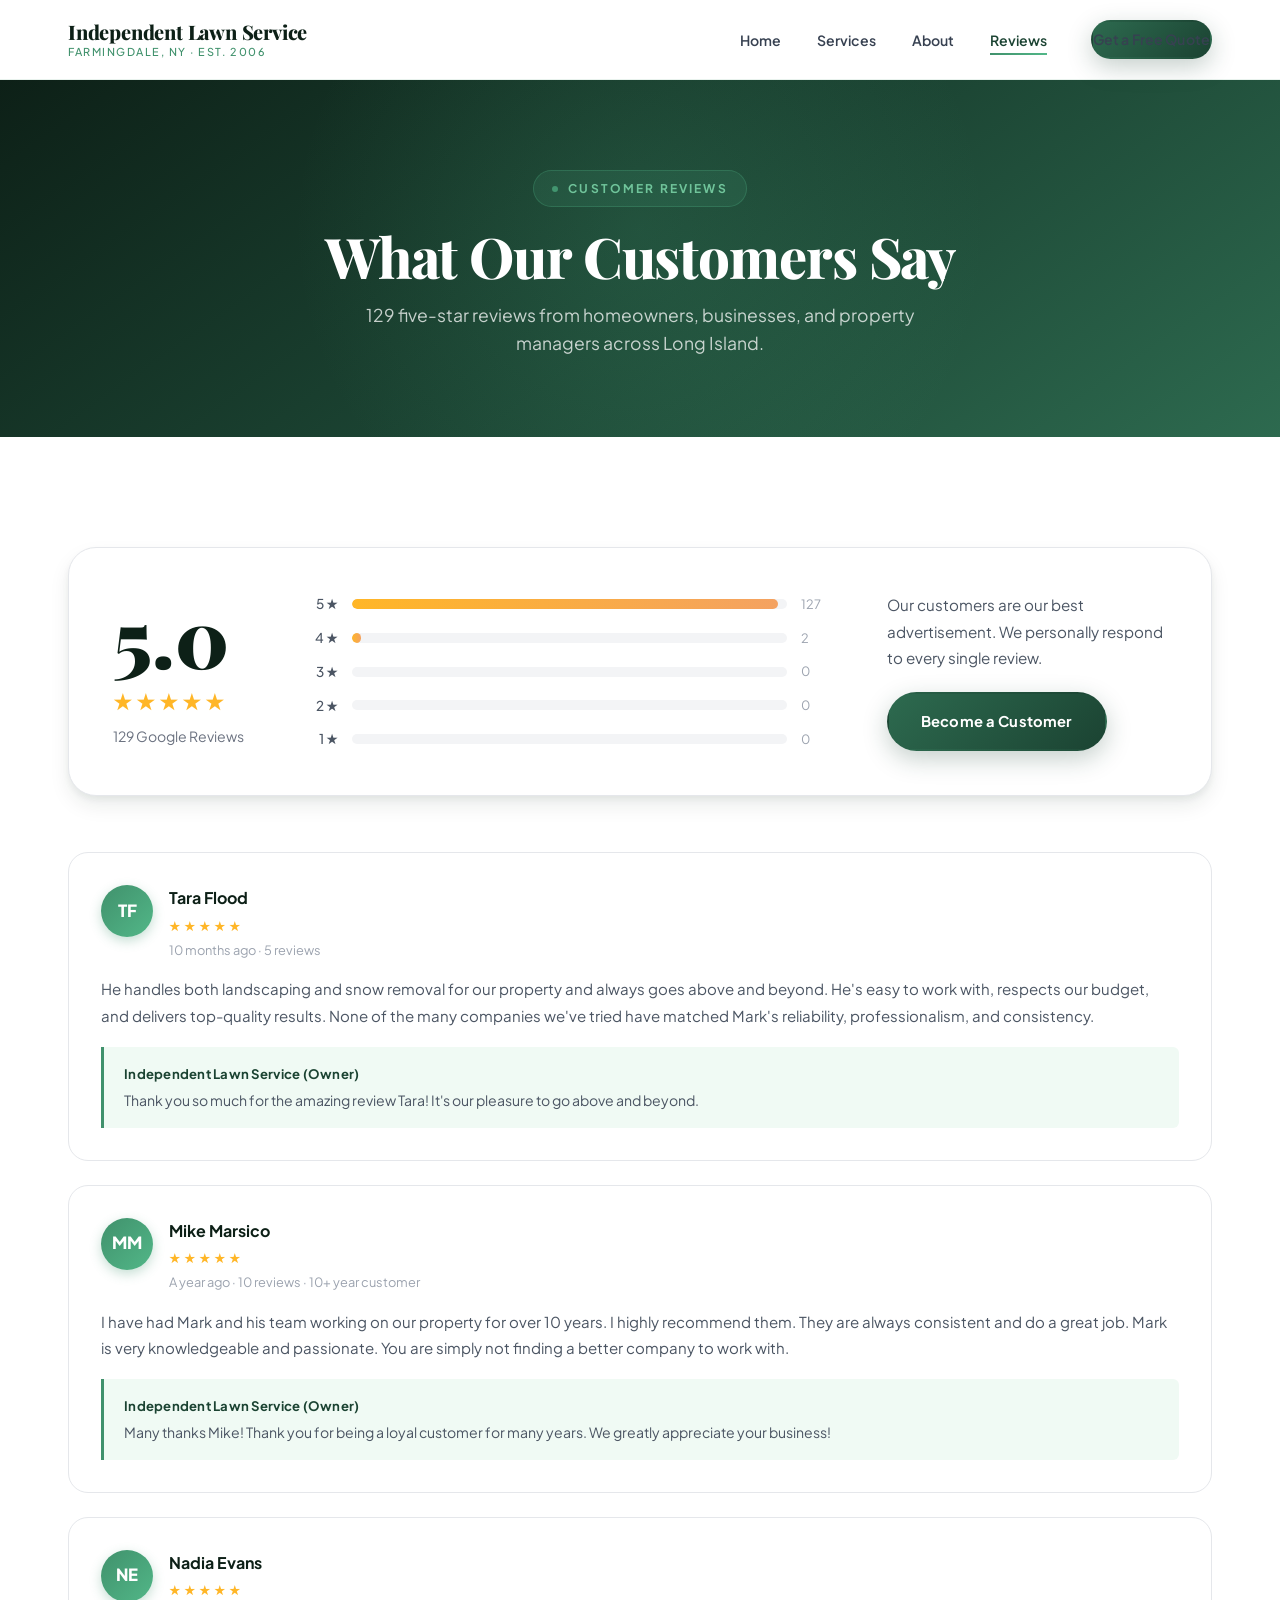
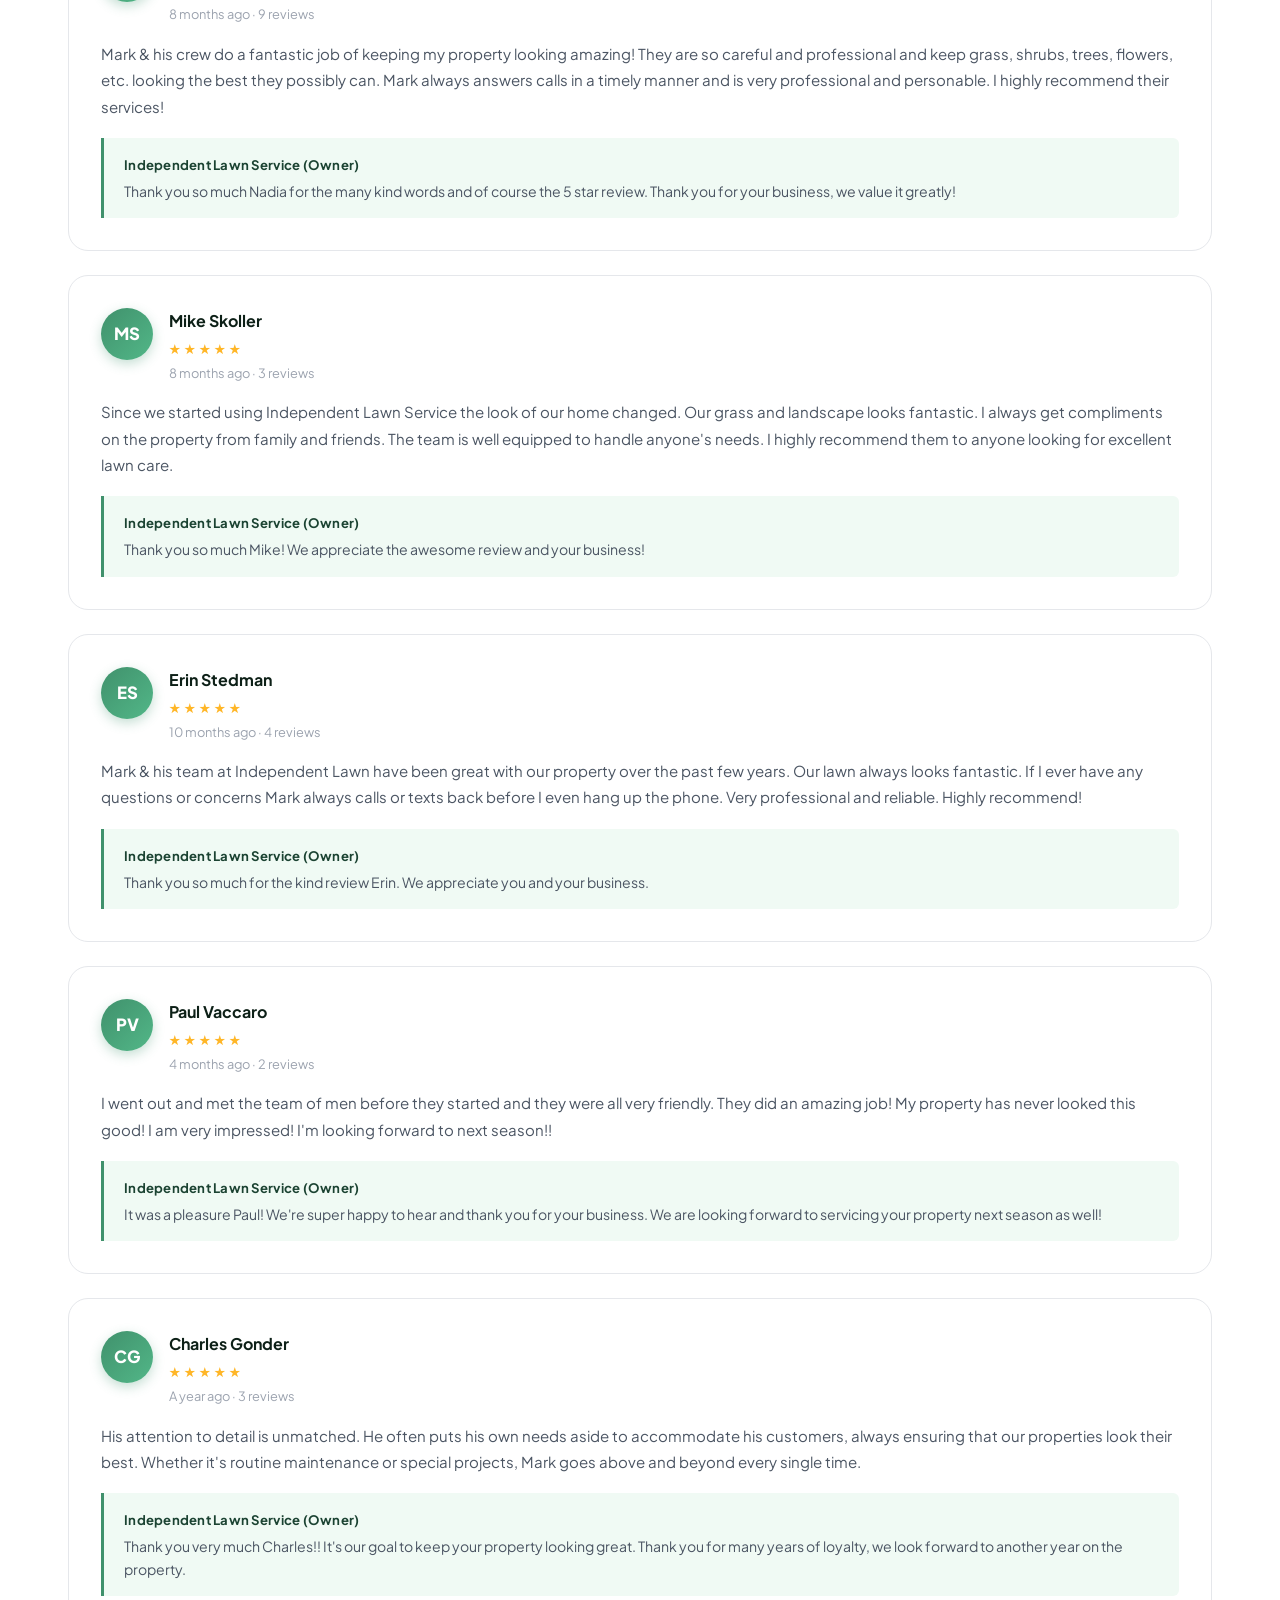
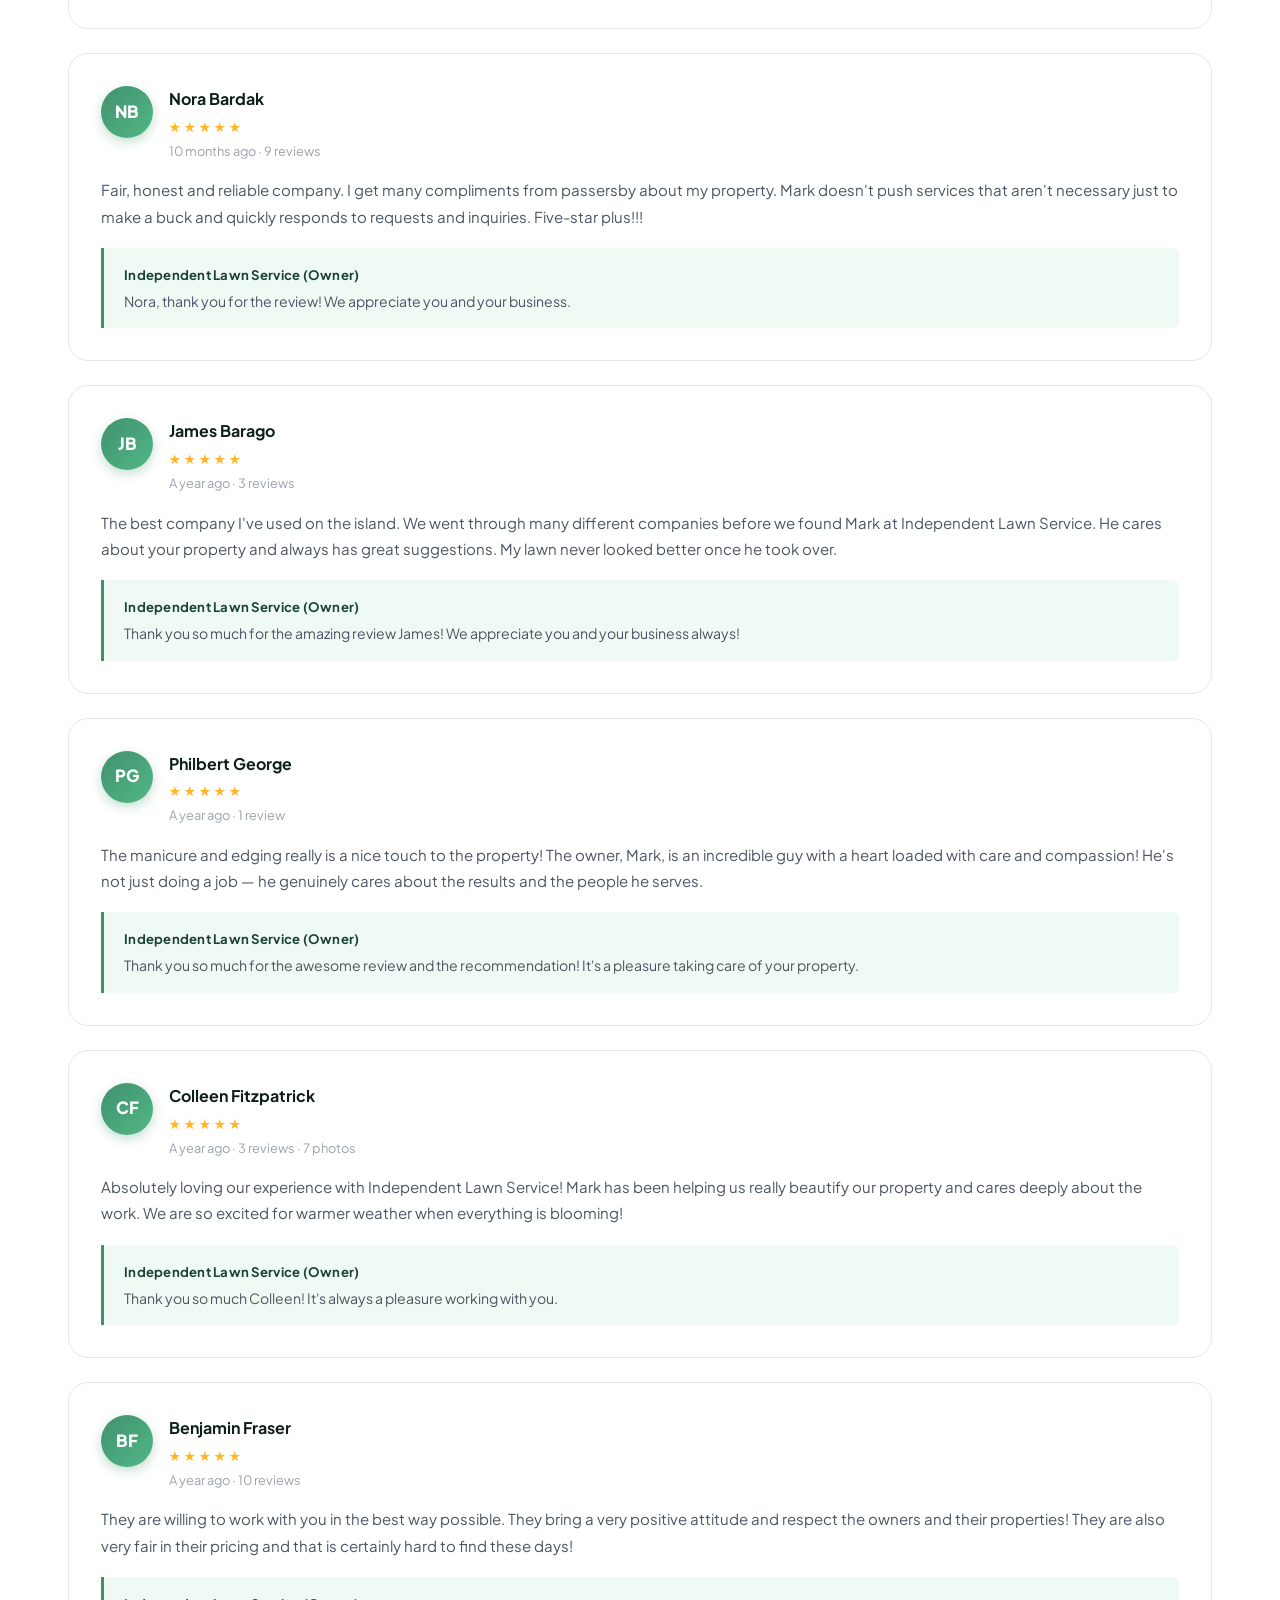
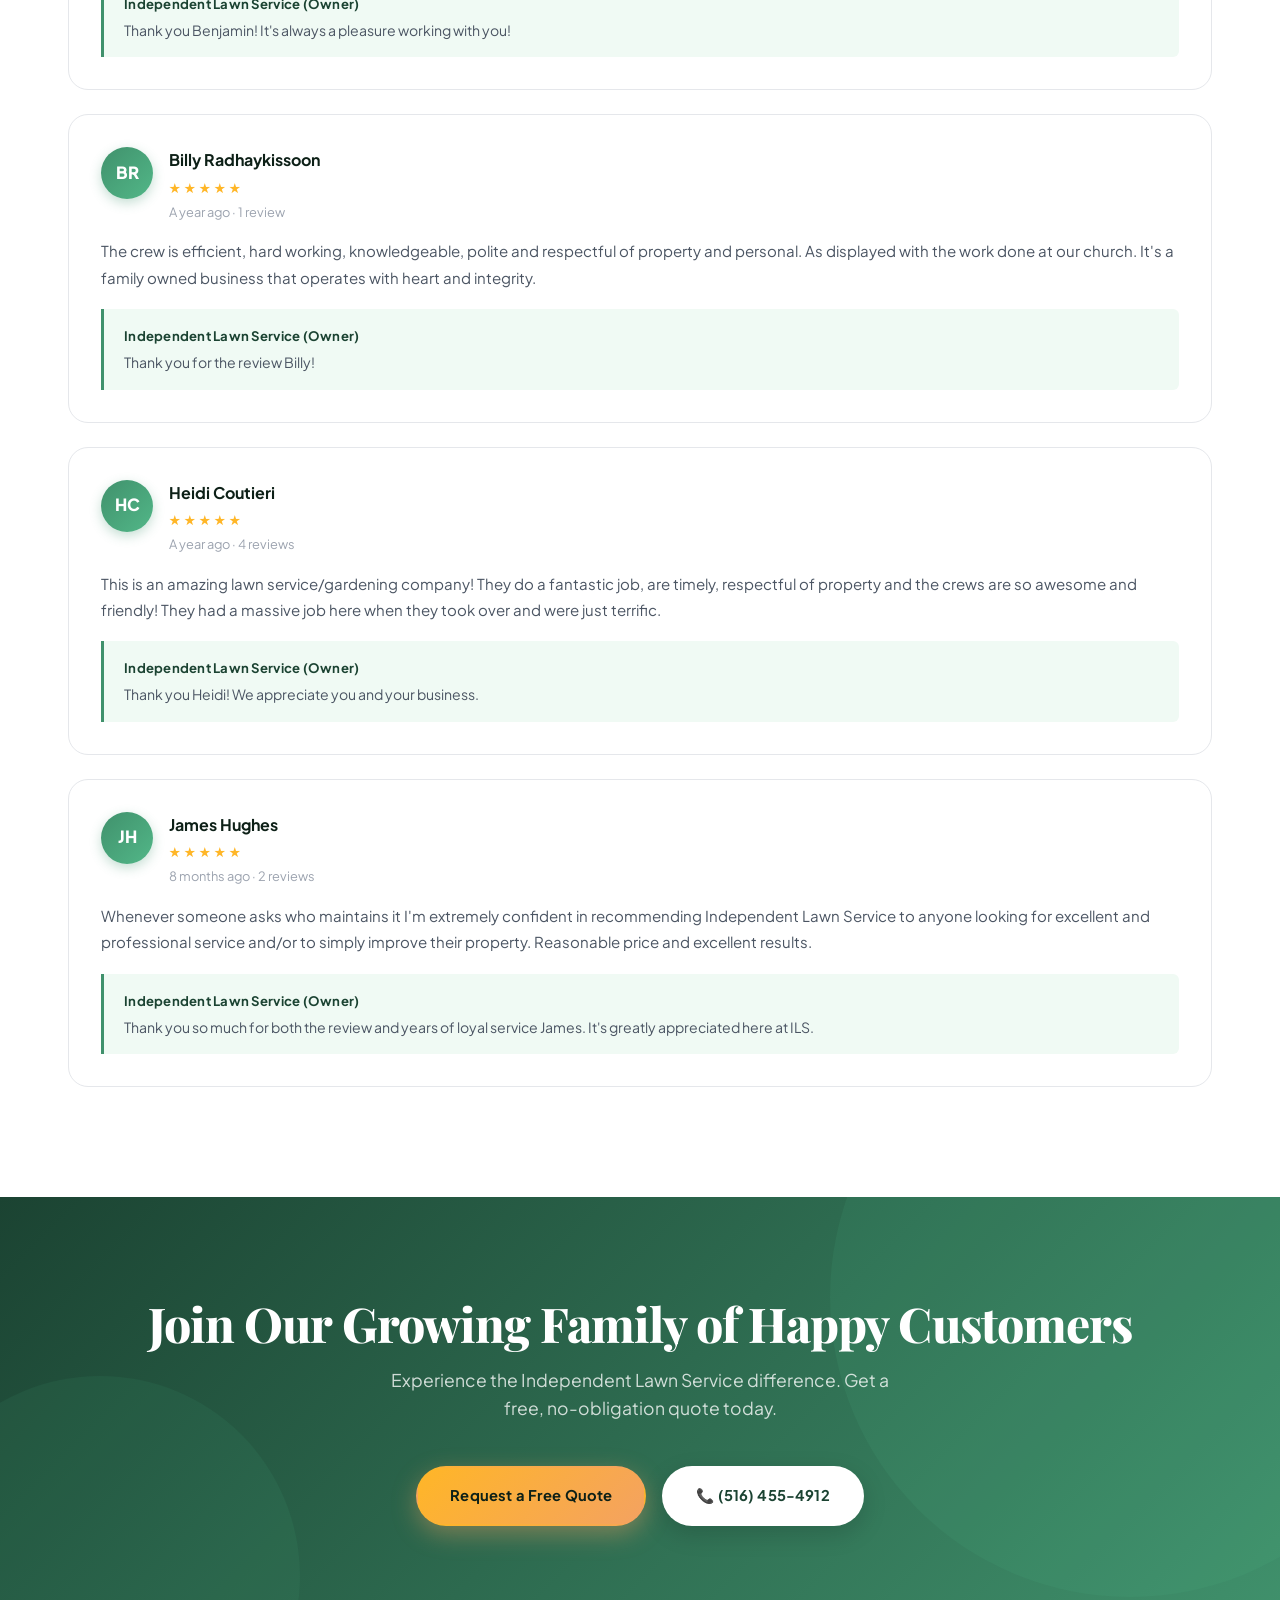
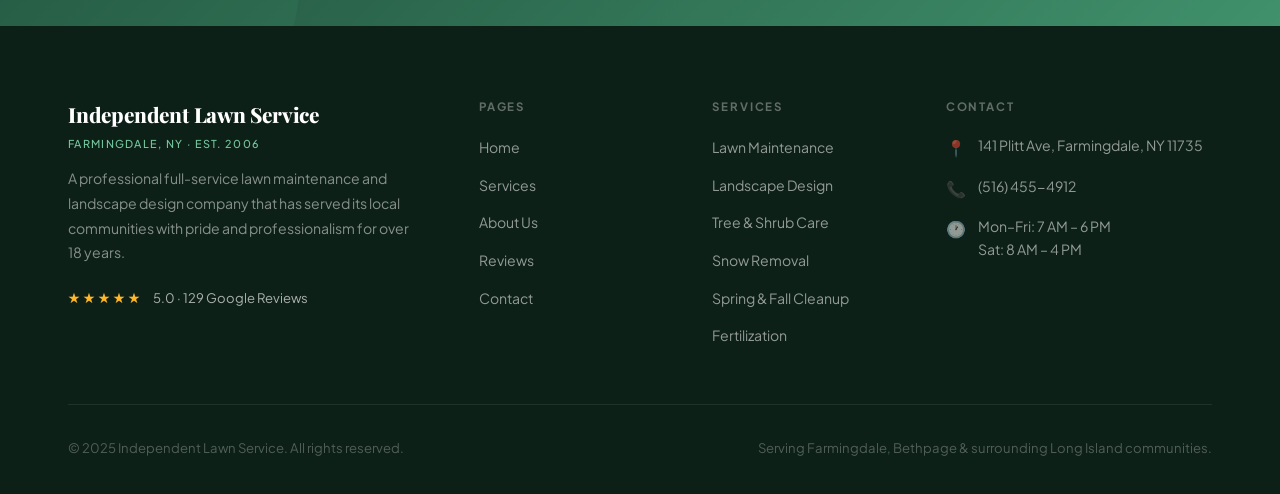
<file: reviews.html>
<!DOCTYPE html>
<html lang="en">
<head>
  <meta charset="UTF-8" />
  <meta name="viewport" content="width=device-width, initial-scale=1.0" />
  <title>Reviews | Independent Lawn Service</title>
  <meta name="description" content="Read 129 five-star Google reviews from Long Island homeowners about Independent Lawn Service." />
  <link rel="preconnect" href="https://fonts.googleapis.com" />
  <link rel="preconnect" href="https://fonts.gstatic.com" crossorigin />
  <link href="https://fonts.googleapis.com/css2?family=Playfair+Display:ital,wght@0,700;0,800;0,900;1,700;1,800&family=Plus+Jakarta+Sans:wght@400;500;600;700;800&display=swap" rel="stylesheet" />
  <link rel="stylesheet" href="css/styles.css" />
</head>
<body>

  <nav class="nav">
    <div class="container nav__inner">
      <a href="index.html" class="nav__logo">Independent Lawn Service<span>Farmingdale, NY &middot; Est. 2006</span></a>
      <button class="nav__burger" aria-label="Open menu" aria-expanded="false"><span></span><span></span><span></span></button>
      <ul class="nav__links">
        <li><a href="index.html">Home</a></li>
        <li><a href="services.html">Services</a></li>
        <li><a href="about.html">About</a></li>
        <li><a href="reviews.html">Reviews</a></li>
        <li><a href="contact.html" class="btn btn-primary nav__cta">Get a Free Quote</a></li>
      </ul>
    </div>
  </nav>

  <section class="page-hero">
    <div class="container">
      <div class="tag">Customer Reviews</div>
      <h1>What Our Customers Say</h1>
      <p>129 five-star reviews from homeowners, businesses, and property managers across Long Island.</p>
    </div>
  </section>

  <section class="section">
    <div class="container">
      <div class="review-summary-bar">
        <div class="review-summary-bar__score">
          <div class="review-summary-bar__num">5.0</div>
          <div class="review-summary-bar__stars stars">&#9733;&#9733;&#9733;&#9733;&#9733;</div>
          <div class="review-summary-bar__count">129 Google Reviews</div>
        </div>
        <div class="review-bars">
          <div class="review-bar-row"><span>5 &#9733;</span><div class="review-bar-track"><div class="review-bar-fill" style="width:98%"></div></div><span>127</span></div>
          <div class="review-bar-row"><span>4 &#9733;</span><div class="review-bar-track"><div class="review-bar-fill" style="width:2%"></div></div><span>2</span></div>
          <div class="review-bar-row"><span>3 &#9733;</span><div class="review-bar-track"><div class="review-bar-fill" style="width:0%"></div></div><span>0</span></div>
          <div class="review-bar-row"><span>2 &#9733;</span><div class="review-bar-track"><div class="review-bar-fill" style="width:0%"></div></div><span>0</span></div>
          <div class="review-bar-row"><span>1 &#9733;</span><div class="review-bar-track"><div class="review-bar-fill" style="width:0%"></div></div><span>0</span></div>
        </div>
        <div>
          <p style="font-size:.95rem; color:var(--gray-600); max-width:280px; line-height:1.75;">Our customers are our best advertisement. We personally respond to every single review.</p>
          <div style="margin-top:20px;"><a href="contact.html" class="btn btn-primary">Become a Customer</a></div>
        </div>
      </div>

      <div class="reviews-list">

        <div class="review-item">
          <div class="review-item__header">
            <div class="review-item__avatar">TF</div>
            <div>
              <div class="review-item__name">Tara Flood</div>
              <div class="stars" style="font-size:.82rem; margin:4px 0;">&#9733;&#9733;&#9733;&#9733;&#9733;</div>
              <div class="review-item__date">10 months ago &middot; 5 reviews</div>
            </div>
          </div>
          <p class="review-item__body">He handles both landscaping and snow removal for our property and always goes above and beyond. He's easy to work with, respects our budget, and delivers top-quality results. None of the many companies we've tried have matched Mark's reliability, professionalism, and consistency.</p>
          <div class="review-item__response"><strong>Independent Lawn Service (Owner)</strong>Thank you so much for the amazing review Tara! It's our pleasure to go above and beyond.</div>
        </div>

        <div class="review-item">
          <div class="review-item__header">
            <div class="review-item__avatar">MM</div>
            <div>
              <div class="review-item__name">Mike Marsico</div>
              <div class="stars" style="font-size:.82rem; margin:4px 0;">&#9733;&#9733;&#9733;&#9733;&#9733;</div>
              <div class="review-item__date">A year ago &middot; 10 reviews &middot; 10+ year customer</div>
            </div>
          </div>
          <p class="review-item__body">I have had Mark and his team working on our property for over 10 years. I highly recommend them. They are always consistent and do a great job. Mark is very knowledgeable and passionate. You are simply not finding a better company to work with.</p>
          <div class="review-item__response"><strong>Independent Lawn Service (Owner)</strong>Many thanks Mike! Thank you for being a loyal customer for many years. We greatly appreciate your business!</div>
        </div>

        <div class="review-item">
          <div class="review-item__header">
            <div class="review-item__avatar">NE</div>
            <div>
              <div class="review-item__name">Nadia Evans</div>
              <div class="stars" style="font-size:.82rem; margin:4px 0;">&#9733;&#9733;&#9733;&#9733;&#9733;</div>
              <div class="review-item__date">8 months ago &middot; 9 reviews</div>
            </div>
          </div>
          <p class="review-item__body">Mark &amp; his crew do a fantastic job of keeping my property looking amazing! They are so careful and professional and keep grass, shrubs, trees, flowers, etc. looking the best they possibly can. Mark always answers calls in a timely manner and is very professional and personable. I highly recommend their services!</p>
          <div class="review-item__response"><strong>Independent Lawn Service (Owner)</strong>Thank you so much Nadia for the many kind words and of course the 5 star review. Thank you for your business, we value it greatly!</div>
        </div>

        <div class="review-item">
          <div class="review-item__header">
            <div class="review-item__avatar">MS</div>
            <div>
              <div class="review-item__name">Mike Skoller</div>
              <div class="stars" style="font-size:.82rem; margin:4px 0;">&#9733;&#9733;&#9733;&#9733;&#9733;</div>
              <div class="review-item__date">8 months ago &middot; 3 reviews</div>
            </div>
          </div>
          <p class="review-item__body">Since we started using Independent Lawn Service the look of our home changed. Our grass and landscape looks fantastic. I always get compliments on the property from family and friends. The team is well equipped to handle anyone's needs. I highly recommend them to anyone looking for excellent lawn care.</p>
          <div class="review-item__response"><strong>Independent Lawn Service (Owner)</strong>Thank you so much Mike! We appreciate the awesome review and your business!</div>
        </div>

        <div class="review-item">
          <div class="review-item__header">
            <div class="review-item__avatar">ES</div>
            <div>
              <div class="review-item__name">Erin Stedman</div>
              <div class="stars" style="font-size:.82rem; margin:4px 0;">&#9733;&#9733;&#9733;&#9733;&#9733;</div>
              <div class="review-item__date">10 months ago &middot; 4 reviews</div>
            </div>
          </div>
          <p class="review-item__body">Mark &amp; his team at Independent Lawn have been great with our property over the past few years. Our lawn always looks fantastic. If I ever have any questions or concerns Mark always calls or texts back before I even hang up the phone. Very professional and reliable. Highly recommend!</p>
          <div class="review-item__response"><strong>Independent Lawn Service (Owner)</strong>Thank you so much for the kind review Erin. We appreciate you and your business.</div>
        </div>

        <div class="review-item">
          <div class="review-item__header">
            <div class="review-item__avatar">PV</div>
            <div>
              <div class="review-item__name">Paul Vaccaro</div>
              <div class="stars" style="font-size:.82rem; margin:4px 0;">&#9733;&#9733;&#9733;&#9733;&#9733;</div>
              <div class="review-item__date">4 months ago &middot; 2 reviews</div>
            </div>
          </div>
          <p class="review-item__body">I went out and met the team of men before they started and they were all very friendly. They did an amazing job! My property has never looked this good! I am very impressed! I'm looking forward to next season!!</p>
          <div class="review-item__response"><strong>Independent Lawn Service (Owner)</strong>It was a pleasure Paul! We're super happy to hear and thank you for your business. We are looking forward to servicing your property next season as well!</div>
        </div>

        <div class="review-item">
          <div class="review-item__header">
            <div class="review-item__avatar">CG</div>
            <div>
              <div class="review-item__name">Charles Gonder</div>
              <div class="stars" style="font-size:.82rem; margin:4px 0;">&#9733;&#9733;&#9733;&#9733;&#9733;</div>
              <div class="review-item__date">A year ago &middot; 3 reviews</div>
            </div>
          </div>
          <p class="review-item__body">His attention to detail is unmatched. He often puts his own needs aside to accommodate his customers, always ensuring that our properties look their best. Whether it's routine maintenance or special projects, Mark goes above and beyond every single time.</p>
          <div class="review-item__response"><strong>Independent Lawn Service (Owner)</strong>Thank you very much Charles!! It's our goal to keep your property looking great. Thank you for many years of loyalty, we look forward to another year on the property.</div>
        </div>

        <div class="review-item">
          <div class="review-item__header">
            <div class="review-item__avatar">NB</div>
            <div>
              <div class="review-item__name">Nora Bardak</div>
              <div class="stars" style="font-size:.82rem; margin:4px 0;">&#9733;&#9733;&#9733;&#9733;&#9733;</div>
              <div class="review-item__date">10 months ago &middot; 9 reviews</div>
            </div>
          </div>
          <p class="review-item__body">Fair, honest and reliable company. I get many compliments from passersby about my property. Mark doesn't push services that aren't necessary just to make a buck and quickly responds to requests and inquiries. Five-star plus!!!</p>
          <div class="review-item__response"><strong>Independent Lawn Service (Owner)</strong>Nora, thank you for the review! We appreciate you and your business.</div>
        </div>

        <div class="review-item">
          <div class="review-item__header">
            <div class="review-item__avatar">JB</div>
            <div>
              <div class="review-item__name">James Barago</div>
              <div class="stars" style="font-size:.82rem; margin:4px 0;">&#9733;&#9733;&#9733;&#9733;&#9733;</div>
              <div class="review-item__date">A year ago &middot; 3 reviews</div>
            </div>
          </div>
          <p class="review-item__body">The best company I've used on the island. We went through many different companies before we found Mark at Independent Lawn Service. He cares about your property and always has great suggestions. My lawn never looked better once he took over.</p>
          <div class="review-item__response"><strong>Independent Lawn Service (Owner)</strong>Thank you so much for the amazing review James! We appreciate you and your business always!</div>
        </div>

        <div class="review-item">
          <div class="review-item__header">
            <div class="review-item__avatar">PG</div>
            <div>
              <div class="review-item__name">Philbert George</div>
              <div class="stars" style="font-size:.82rem; margin:4px 0;">&#9733;&#9733;&#9733;&#9733;&#9733;</div>
              <div class="review-item__date">A year ago &middot; 1 review</div>
            </div>
          </div>
          <p class="review-item__body">The manicure and edging really is a nice touch to the property! The owner, Mark, is an incredible guy with a heart loaded with care and compassion! He's not just doing a job — he genuinely cares about the results and the people he serves.</p>
          <div class="review-item__response"><strong>Independent Lawn Service (Owner)</strong>Thank you so much for the awesome review and the recommendation! It's a pleasure taking care of your property.</div>
        </div>

        <div class="review-item">
          <div class="review-item__header">
            <div class="review-item__avatar">CF</div>
            <div>
              <div class="review-item__name">Colleen Fitzpatrick</div>
              <div class="stars" style="font-size:.82rem; margin:4px 0;">&#9733;&#9733;&#9733;&#9733;&#9733;</div>
              <div class="review-item__date">A year ago &middot; 3 reviews &middot; 7 photos</div>
            </div>
          </div>
          <p class="review-item__body">Absolutely loving our experience with Independent Lawn Service! Mark has been helping us really beautify our property and cares deeply about the work. We are so excited for warmer weather when everything is blooming!</p>
          <div class="review-item__response"><strong>Independent Lawn Service (Owner)</strong>Thank you so much Colleen! It's always a pleasure working with you.</div>
        </div>

        <div class="review-item">
          <div class="review-item__header">
            <div class="review-item__avatar">BF</div>
            <div>
              <div class="review-item__name">Benjamin Fraser</div>
              <div class="stars" style="font-size:.82rem; margin:4px 0;">&#9733;&#9733;&#9733;&#9733;&#9733;</div>
              <div class="review-item__date">A year ago &middot; 10 reviews</div>
            </div>
          </div>
          <p class="review-item__body">They are willing to work with you in the best way possible. They bring a very positive attitude and respect the owners and their properties! They are also very fair in their pricing and that is certainly hard to find these days!</p>
          <div class="review-item__response"><strong>Independent Lawn Service (Owner)</strong>Thank you Benjamin! It's always a pleasure working with you!</div>
        </div>

        <div class="review-item">
          <div class="review-item__header">
            <div class="review-item__avatar">BR</div>
            <div>
              <div class="review-item__name">Billy Radhaykissoon</div>
              <div class="stars" style="font-size:.82rem; margin:4px 0;">&#9733;&#9733;&#9733;&#9733;&#9733;</div>
              <div class="review-item__date">A year ago &middot; 1 review</div>
            </div>
          </div>
          <p class="review-item__body">The crew is efficient, hard working, knowledgeable, polite and respectful of property and personal. As displayed with the work done at our church. It's a family owned business that operates with heart and integrity.</p>
          <div class="review-item__response"><strong>Independent Lawn Service (Owner)</strong>Thank you for the review Billy!</div>
        </div>

        <div class="review-item">
          <div class="review-item__header">
            <div class="review-item__avatar">HC</div>
            <div>
              <div class="review-item__name">Heidi Coutieri</div>
              <div class="stars" style="font-size:.82rem; margin:4px 0;">&#9733;&#9733;&#9733;&#9733;&#9733;</div>
              <div class="review-item__date">A year ago &middot; 4 reviews</div>
            </div>
          </div>
          <p class="review-item__body">This is an amazing lawn service/gardening company! They do a fantastic job, are timely, respectful of property and the crews are so awesome and friendly! They had a massive job here when they took over and were just terrific.</p>
          <div class="review-item__response"><strong>Independent Lawn Service (Owner)</strong>Thank you Heidi! We appreciate you and your business.</div>
        </div>

        <div class="review-item">
          <div class="review-item__header">
            <div class="review-item__avatar">JH</div>
            <div>
              <div class="review-item__name">James Hughes</div>
              <div class="stars" style="font-size:.82rem; margin:4px 0;">&#9733;&#9733;&#9733;&#9733;&#9733;</div>
              <div class="review-item__date">8 months ago &middot; 2 reviews</div>
            </div>
          </div>
          <p class="review-item__body">Whenever someone asks who maintains it I'm extremely confident in recommending Independent Lawn Service to anyone looking for excellent and professional service and/or to simply improve their property. Reasonable price and excellent results.</p>
          <div class="review-item__response"><strong>Independent Lawn Service (Owner)</strong>Thank you so much for both the review and years of loyal service James. It's greatly appreciated here at ILS.</div>
        </div>

      </div>
    </div>
  </section>

  <section class="cta-banner">
    <div class="container">
      <h2>Join Our Growing Family of Happy Customers</h2>
      <p>Experience the Independent Lawn Service difference. Get a free, no-obligation quote today.</p>
      <div class="cta-banner__actions">
        <a href="contact.html" class="btn btn-gold">Request a Free Quote</a>
        <a href="tel:5164554912" class="btn btn-white">&#128222; (516) 455-4912</a>
      </div>
    </div>
  </section>

  <footer class="footer">
    <div class="container">
      <div class="footer__grid">
        <div>
          <a class="footer__logo" href="index.html">Independent Lawn Service<span>Farmingdale, NY &middot; Est. 2006</span></a>
          <p class="footer__desc">A professional full-service lawn maintenance and landscape design company that has served its local communities with pride and professionalism for over 18 years.</p>
          <div class="footer__rating"><span class="stars">&#9733;&#9733;&#9733;&#9733;&#9733;</span><span>5.0 &middot; 129 Google Reviews</span></div>
        </div>
        <div>
          <div class="footer__heading">Pages</div>
          <ul class="footer__links">
            <li><a href="index.html">Home</a></li><li><a href="services.html">Services</a></li>
            <li><a href="about.html">About Us</a></li><li><a href="reviews.html">Reviews</a></li>
            <li><a href="contact.html">Contact</a></li>
          </ul>
        </div>
        <div>
          <div class="footer__heading">Services</div>
          <ul class="footer__links">
            <li><a href="services.html">Lawn Maintenance</a></li><li><a href="services.html">Landscape Design</a></li>
            <li><a href="services.html">Tree &amp; Shrub Care</a></li><li><a href="services.html">Snow Removal</a></li>
            <li><a href="services.html">Spring &amp; Fall Cleanup</a></li><li><a href="services.html">Fertilization</a></li>
          </ul>
        </div>
        <div>
          <div class="footer__heading">Contact</div>
          <div class="footer__contact-item"><span>&#128205;</span><span>141 Plitt Ave, Farmingdale, NY 11735</span></div>
          <div class="footer__contact-item"><span>&#128222;</span><a href="tel:5164554912" style="color:rgba(255,255,255,.55)">(516) 455-4912</a></div>
          <div class="footer__contact-item"><span>&#128336;</span><span>Mon–Fri: 7 AM – 6 PM<br>Sat: 8 AM – 4 PM</span></div>
        </div>
      </div>
      <div class="footer__bottom">
        <span>&copy; 2025 Independent Lawn Service. All rights reserved.</span>
        <span>Serving Farmingdale, Bethpage &amp; surrounding Long Island communities.</span>
      </div>
    </div>
  </footer>
  <script src="js/main.js"></script>
</body>
</html>
</file>
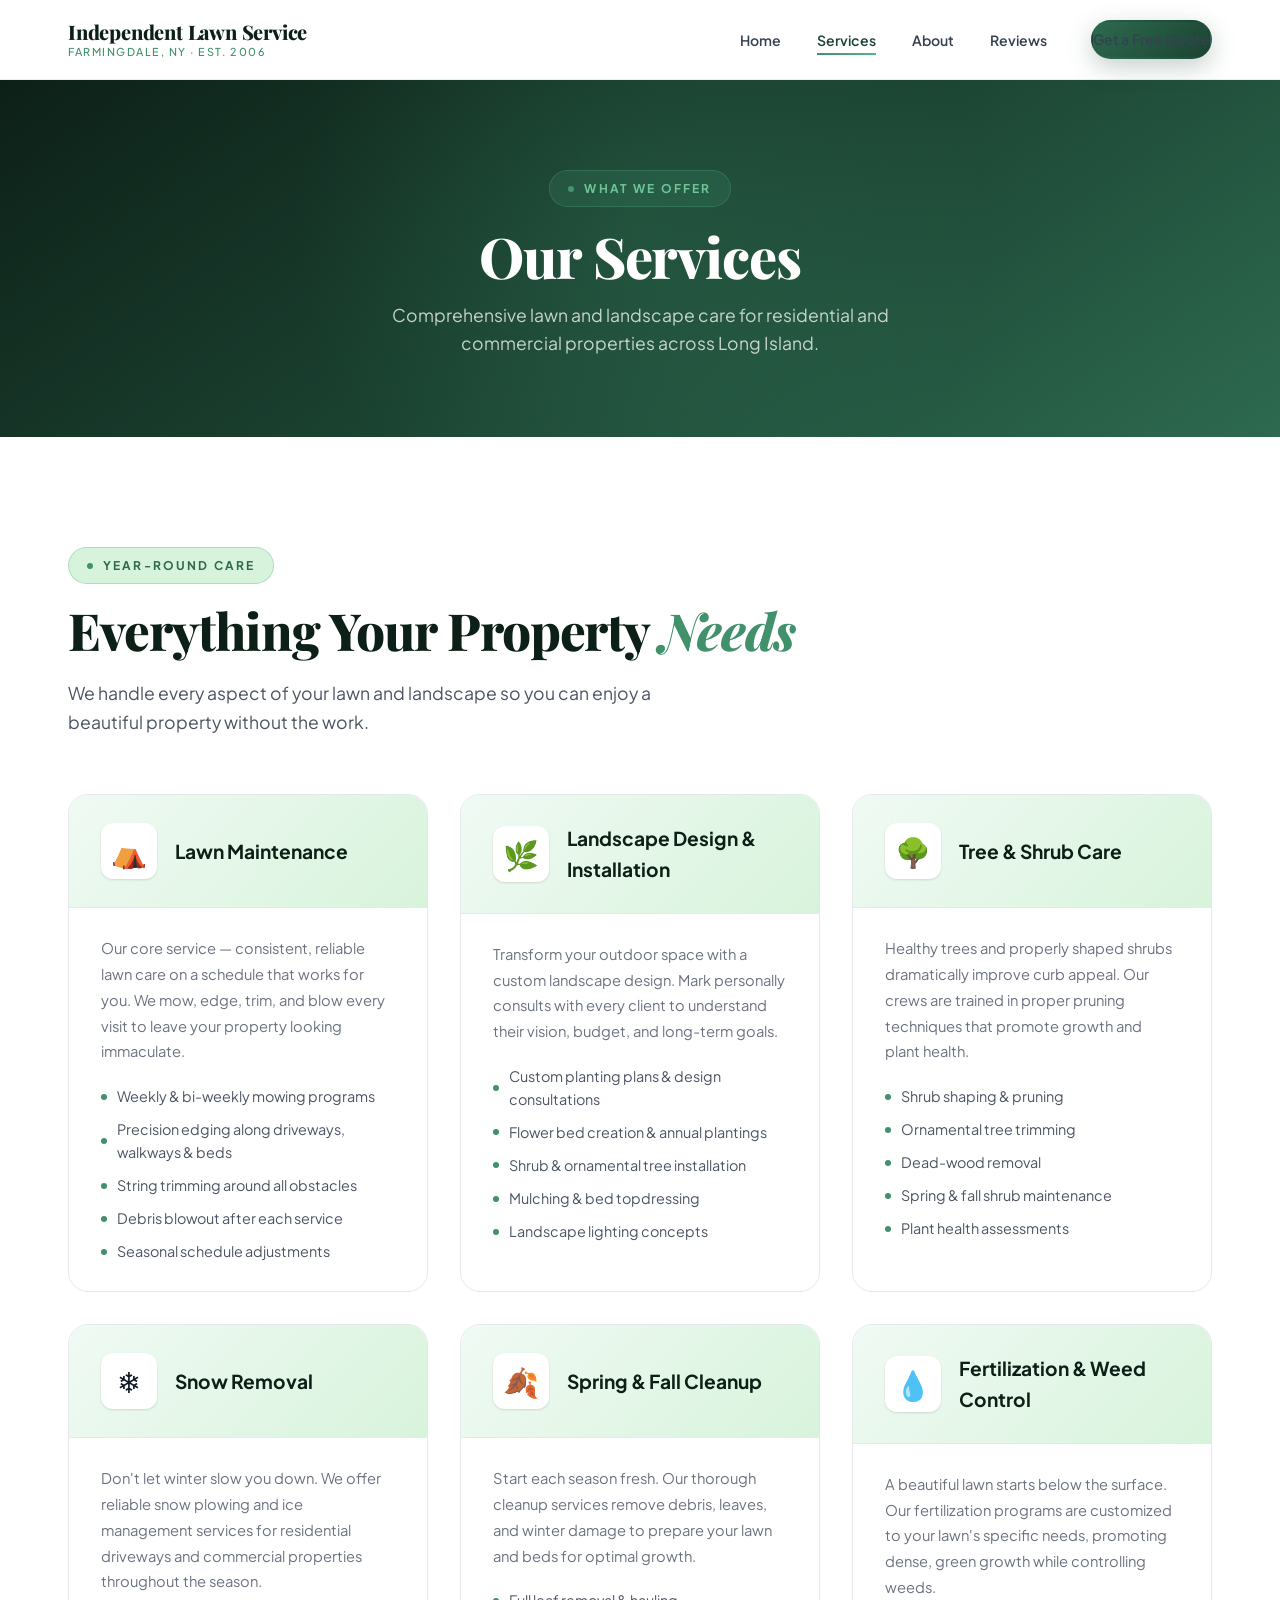
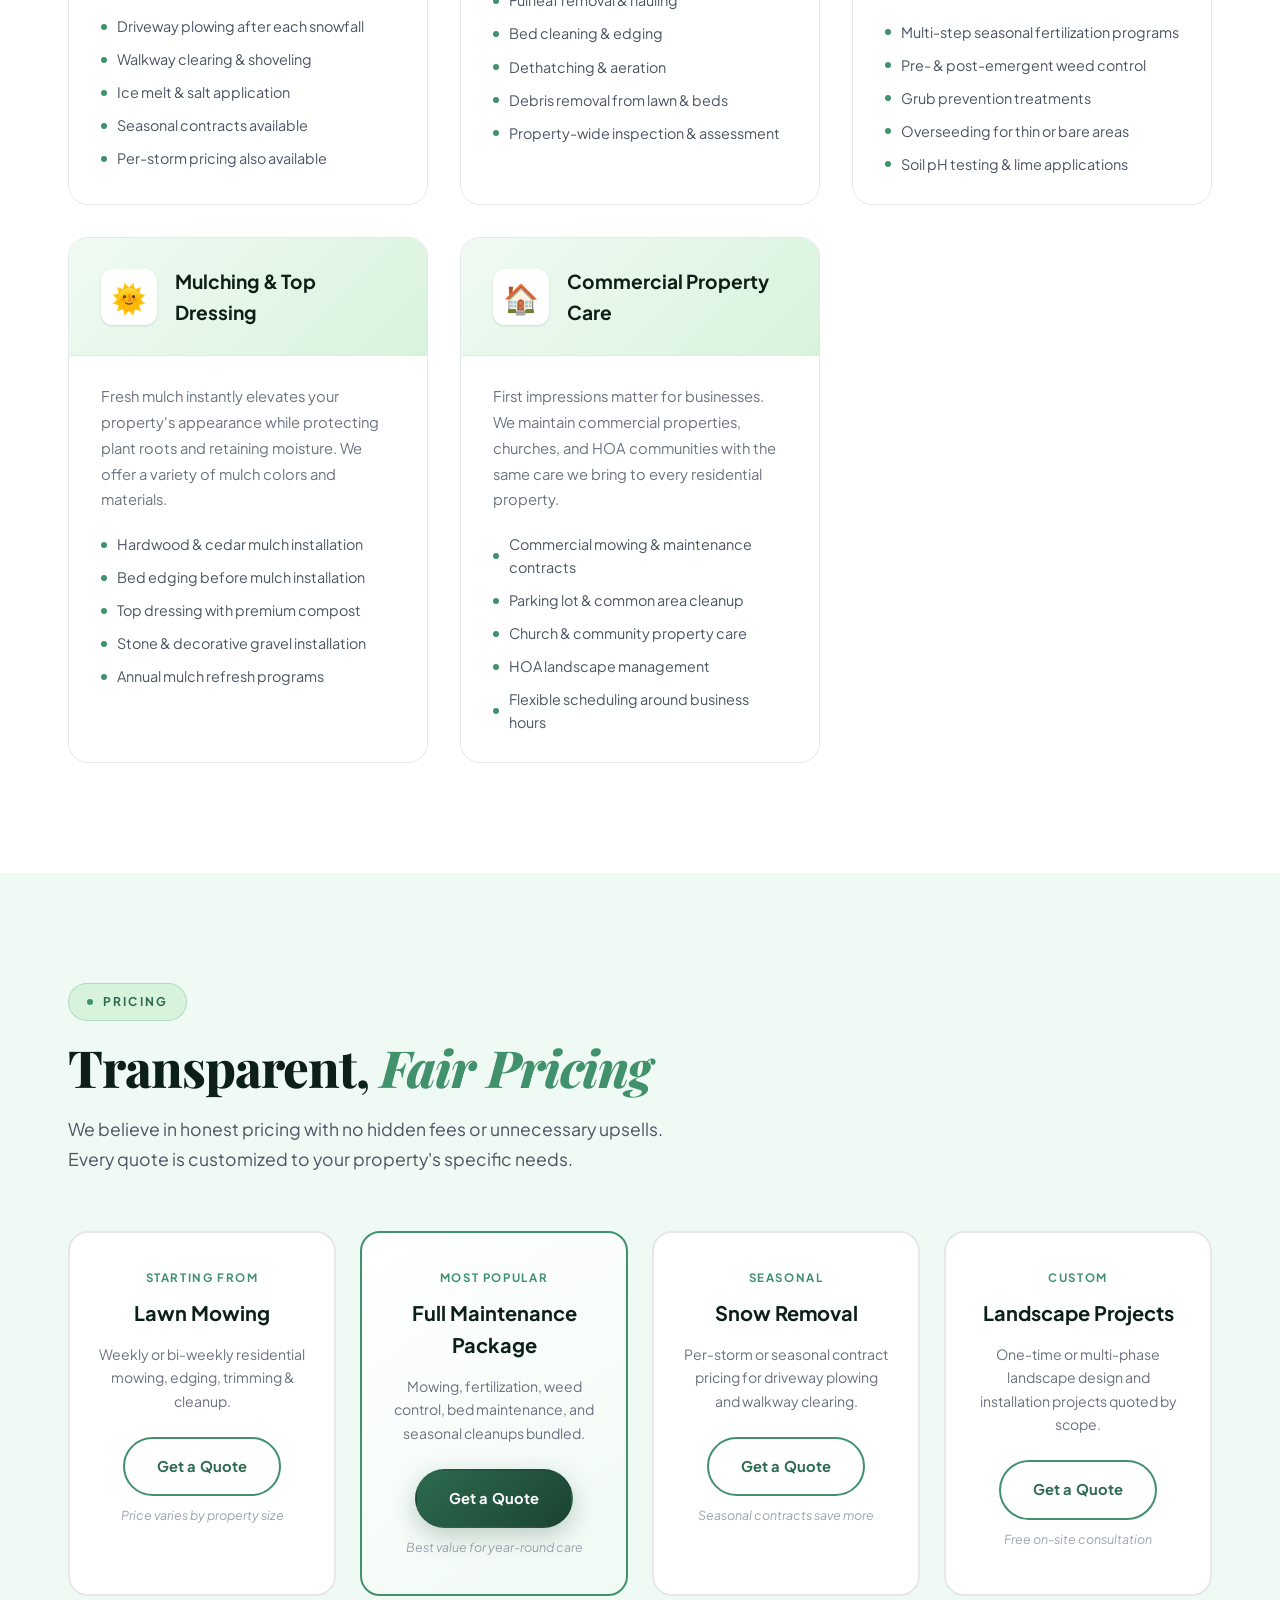
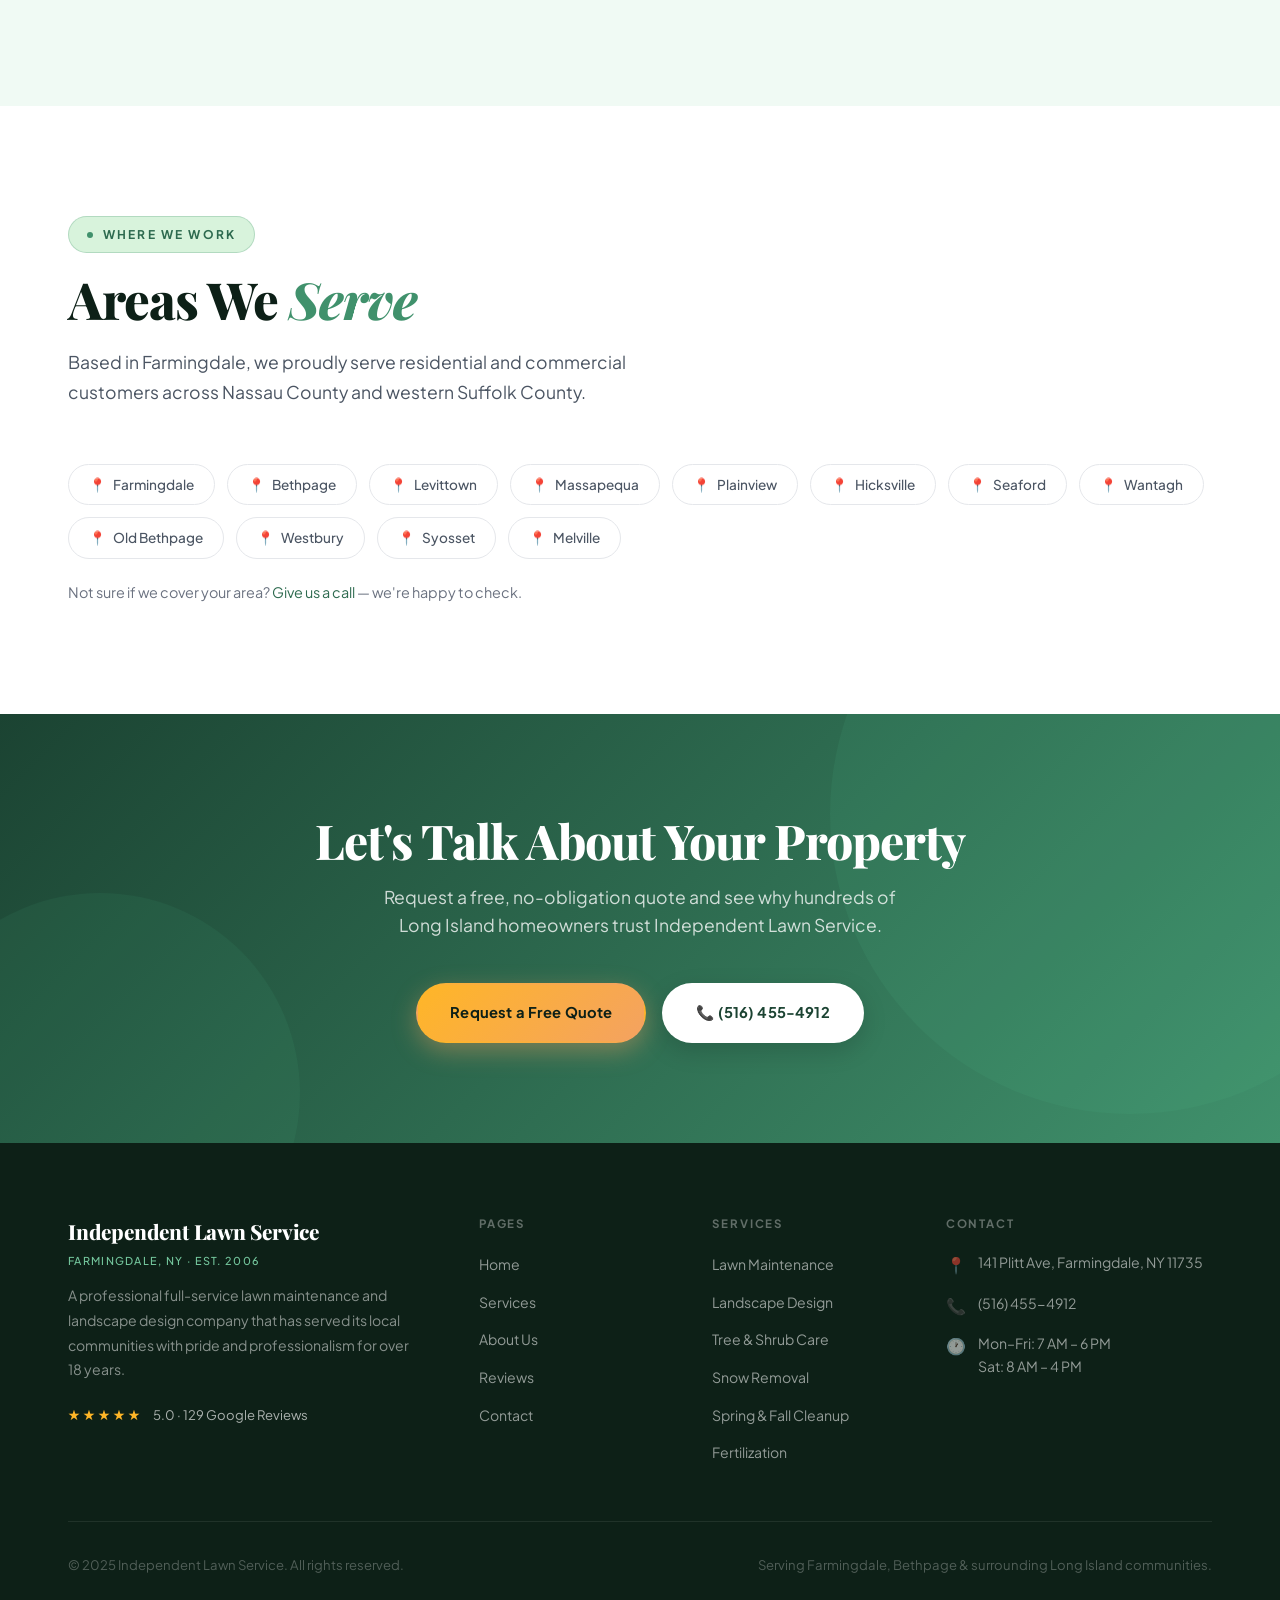
<file: services.html>
<!DOCTYPE html>
<html lang="en">
<head>
  <meta charset="UTF-8" />
  <meta name="viewport" content="width=device-width, initial-scale=1.0" />
  <title>Services | Independent Lawn Service</title>
  <meta name="description" content="Full lawn and landscape services in Farmingdale, NY — mowing, landscape design, tree care, snow removal, fertilization and more." />
  <link rel="preconnect" href="https://fonts.googleapis.com" />
  <link rel="preconnect" href="https://fonts.gstatic.com" crossorigin />
  <link href="https://fonts.googleapis.com/css2?family=Playfair+Display:ital,wght@0,700;0,800;0,900;1,700;1,800&family=Plus+Jakarta+Sans:wght@400;500;600;700;800&display=swap" rel="stylesheet" />
  <link rel="stylesheet" href="css/styles.css" />
</head>
<body>

  <nav class="nav">
    <div class="container nav__inner">
      <a href="index.html" class="nav__logo">Independent Lawn Service<span>Farmingdale, NY &middot; Est. 2006</span></a>
      <button class="nav__burger" aria-label="Open menu" aria-expanded="false"><span></span><span></span><span></span></button>
      <ul class="nav__links">
        <li><a href="index.html">Home</a></li>
        <li><a href="services.html">Services</a></li>
        <li><a href="about.html">About</a></li>
        <li><a href="reviews.html">Reviews</a></li>
        <li><a href="contact.html" class="btn btn-primary nav__cta">Get a Free Quote</a></li>
      </ul>
    </div>
  </nav>

  <section class="page-hero">
    <div class="container">
      <div class="tag">What We Offer</div>
      <h1>Our Services</h1>
      <p>Comprehensive lawn and landscape care for residential and commercial properties across Long Island.</p>
    </div>
  </section>

  <section class="section">
    <div class="container">
      <div class="tag">Year-Round Care</div>
      <h2 class="section-heading">Everything Your Property <em>Needs</em></h2>
      <p class="section-sub">We handle every aspect of your lawn and landscape so you can enjoy a beautiful property without the work.</p>
      <div class="services-full">

        <div class="service-full-card">
          <div class="service-full-card__header">
            <div class="service-full-card__icon">&#9978;</div>
            <div class="service-full-card__title">Lawn Maintenance</div>
          </div>
          <div class="service-full-card__body">
            <p class="service-full-card__desc">Our core service — consistent, reliable lawn care on a schedule that works for you. We mow, edge, trim, and blow every visit to leave your property looking immaculate.</p>
            <ul class="service-full-card__features">
              <li>Weekly &amp; bi-weekly mowing programs</li>
              <li>Precision edging along driveways, walkways &amp; beds</li>
              <li>String trimming around all obstacles</li>
              <li>Debris blowout after each service</li>
              <li>Seasonal schedule adjustments</li>
            </ul>
          </div>
        </div>

        <div class="service-full-card">
          <div class="service-full-card__header">
            <div class="service-full-card__icon">&#127807;</div>
            <div class="service-full-card__title">Landscape Design &amp; Installation</div>
          </div>
          <div class="service-full-card__body">
            <p class="service-full-card__desc">Transform your outdoor space with a custom landscape design. Mark personally consults with every client to understand their vision, budget, and long-term goals.</p>
            <ul class="service-full-card__features">
              <li>Custom planting plans &amp; design consultations</li>
              <li>Flower bed creation &amp; annual plantings</li>
              <li>Shrub &amp; ornamental tree installation</li>
              <li>Mulching &amp; bed topdressing</li>
              <li>Landscape lighting concepts</li>
            </ul>
          </div>
        </div>

        <div class="service-full-card">
          <div class="service-full-card__header">
            <div class="service-full-card__icon">&#127795;</div>
            <div class="service-full-card__title">Tree &amp; Shrub Care</div>
          </div>
          <div class="service-full-card__body">
            <p class="service-full-card__desc">Healthy trees and properly shaped shrubs dramatically improve curb appeal. Our crews are trained in proper pruning techniques that promote growth and plant health.</p>
            <ul class="service-full-card__features">
              <li>Shrub shaping &amp; pruning</li>
              <li>Ornamental tree trimming</li>
              <li>Dead-wood removal</li>
              <li>Spring &amp; fall shrub maintenance</li>
              <li>Plant health assessments</li>
            </ul>
          </div>
        </div>

        <div class="service-full-card">
          <div class="service-full-card__header">
            <div class="service-full-card__icon">&#10052;</div>
            <div class="service-full-card__title">Snow Removal</div>
          </div>
          <div class="service-full-card__body">
            <p class="service-full-card__desc">Don't let winter slow you down. We offer reliable snow plowing and ice management services for residential driveways and commercial properties throughout the season.</p>
            <ul class="service-full-card__features">
              <li>Driveway plowing after each snowfall</li>
              <li>Walkway clearing &amp; shoveling</li>
              <li>Ice melt &amp; salt application</li>
              <li>Seasonal contracts available</li>
              <li>Per-storm pricing also available</li>
            </ul>
          </div>
        </div>

        <div class="service-full-card">
          <div class="service-full-card__header">
            <div class="service-full-card__icon">&#127810;</div>
            <div class="service-full-card__title">Spring &amp; Fall Cleanup</div>
          </div>
          <div class="service-full-card__body">
            <p class="service-full-card__desc">Start each season fresh. Our thorough cleanup services remove debris, leaves, and winter damage to prepare your lawn and beds for optimal growth.</p>
            <ul class="service-full-card__features">
              <li>Full leaf removal &amp; hauling</li>
              <li>Bed cleaning &amp; edging</li>
              <li>Dethatching &amp; aeration</li>
              <li>Debris removal from lawn &amp; beds</li>
              <li>Property-wide inspection &amp; assessment</li>
            </ul>
          </div>
        </div>

        <div class="service-full-card">
          <div class="service-full-card__header">
            <div class="service-full-card__icon">&#128167;</div>
            <div class="service-full-card__title">Fertilization &amp; Weed Control</div>
          </div>
          <div class="service-full-card__body">
            <p class="service-full-card__desc">A beautiful lawn starts below the surface. Our fertilization programs are customized to your lawn's specific needs, promoting dense, green growth while controlling weeds.</p>
            <ul class="service-full-card__features">
              <li>Multi-step seasonal fertilization programs</li>
              <li>Pre- &amp; post-emergent weed control</li>
              <li>Grub prevention treatments</li>
              <li>Overseeding for thin or bare areas</li>
              <li>Soil pH testing &amp; lime applications</li>
            </ul>
          </div>
        </div>

        <div class="service-full-card">
          <div class="service-full-card__header">
            <div class="service-full-card__icon">&#127774;</div>
            <div class="service-full-card__title">Mulching &amp; Top Dressing</div>
          </div>
          <div class="service-full-card__body">
            <p class="service-full-card__desc">Fresh mulch instantly elevates your property's appearance while protecting plant roots and retaining moisture. We offer a variety of mulch colors and materials.</p>
            <ul class="service-full-card__features">
              <li>Hardwood &amp; cedar mulch installation</li>
              <li>Bed edging before mulch installation</li>
              <li>Top dressing with premium compost</li>
              <li>Stone &amp; decorative gravel installation</li>
              <li>Annual mulch refresh programs</li>
            </ul>
          </div>
        </div>

        <div class="service-full-card">
          <div class="service-full-card__header">
            <div class="service-full-card__icon">&#127968;</div>
            <div class="service-full-card__title">Commercial Property Care</div>
          </div>
          <div class="service-full-card__body">
            <p class="service-full-card__desc">First impressions matter for businesses. We maintain commercial properties, churches, and HOA communities with the same care we bring to every residential property.</p>
            <ul class="service-full-card__features">
              <li>Commercial mowing &amp; maintenance contracts</li>
              <li>Parking lot &amp; common area cleanup</li>
              <li>Church &amp; community property care</li>
              <li>HOA landscape management</li>
              <li>Flexible scheduling around business hours</li>
            </ul>
          </div>
        </div>

      </div>
    </div>
  </section>

  <section class="section section--alt">
    <div class="container">
      <div class="tag">Pricing</div>
      <h2 class="section-heading">Transparent, <em>Fair Pricing</em></h2>
      <p class="section-sub">We believe in honest pricing with no hidden fees or unnecessary upsells. Every quote is customized to your property's specific needs.</p>
      <div class="pricing-strip">
        <div class="pricing-card">
          <div class="pricing-card__label">Starting From</div>
          <div class="pricing-card__title">Lawn Mowing</div>
          <div class="pricing-card__desc">Weekly or bi-weekly residential mowing, edging, trimming &amp; cleanup.</div>
          <a href="contact.html" class="btn btn-outline">Get a Quote</a>
          <div class="pricing-card__note">Price varies by property size</div>
        </div>
        <div class="pricing-card featured">
          <div class="pricing-card__label">Most Popular</div>
          <div class="pricing-card__title">Full Maintenance Package</div>
          <div class="pricing-card__desc">Mowing, fertilization, weed control, bed maintenance, and seasonal cleanups bundled.</div>
          <a href="contact.html" class="btn btn-primary">Get a Quote</a>
          <div class="pricing-card__note">Best value for year-round care</div>
        </div>
        <div class="pricing-card">
          <div class="pricing-card__label">Seasonal</div>
          <div class="pricing-card__title">Snow Removal</div>
          <div class="pricing-card__desc">Per-storm or seasonal contract pricing for driveway plowing and walkway clearing.</div>
          <a href="contact.html" class="btn btn-outline">Get a Quote</a>
          <div class="pricing-card__note">Seasonal contracts save more</div>
        </div>
        <div class="pricing-card">
          <div class="pricing-card__label">Custom</div>
          <div class="pricing-card__title">Landscape Projects</div>
          <div class="pricing-card__desc">One-time or multi-phase landscape design and installation projects quoted by scope.</div>
          <a href="contact.html" class="btn btn-outline">Get a Quote</a>
          <div class="pricing-card__note">Free on-site consultation</div>
        </div>
      </div>
    </div>
  </section>

  <section class="section">
    <div class="container">
      <div class="tag">Where We Work</div>
      <h2 class="section-heading">Areas We <em>Serve</em></h2>
      <p class="section-sub">Based in Farmingdale, we proudly serve residential and commercial customers across Nassau County and western Suffolk County.</p>
      <div class="areas-grid">
        <span class="area-tag">Farmingdale</span>
        <span class="area-tag">Bethpage</span>
        <span class="area-tag">Levittown</span>
        <span class="area-tag">Massapequa</span>
        <span class="area-tag">Plainview</span>
        <span class="area-tag">Hicksville</span>
        <span class="area-tag">Seaford</span>
        <span class="area-tag">Wantagh</span>
        <span class="area-tag">Old Bethpage</span>
        <span class="area-tag">Westbury</span>
        <span class="area-tag">Syosset</span>
        <span class="area-tag">Melville</span>
      </div>
      <p style="margin-top:22px; font-size:.9rem; color:var(--gray-500);">Not sure if we cover your area? <a href="contact.html">Give us a call</a> — we're happy to check.</p>
    </div>
  </section>

  <section class="cta-banner">
    <div class="container">
      <h2>Let's Talk About Your Property</h2>
      <p>Request a free, no-obligation quote and see why hundreds of Long Island homeowners trust Independent Lawn Service.</p>
      <div class="cta-banner__actions">
        <a href="contact.html" class="btn btn-gold">Request a Free Quote</a>
        <a href="tel:5164554912" class="btn btn-white">&#128222; (516) 455-4912</a>
      </div>
    </div>
  </section>

  <footer class="footer">
    <div class="container">
      <div class="footer__grid">
        <div>
          <a class="footer__logo" href="index.html">Independent Lawn Service<span>Farmingdale, NY &middot; Est. 2006</span></a>
          <p class="footer__desc">A professional full-service lawn maintenance and landscape design company that has served its local communities with pride and professionalism for over 18 years.</p>
          <div class="footer__rating"><span class="stars">&#9733;&#9733;&#9733;&#9733;&#9733;</span><span>5.0 &middot; 129 Google Reviews</span></div>
        </div>
        <div>
          <div class="footer__heading">Pages</div>
          <ul class="footer__links">
            <li><a href="index.html">Home</a></li><li><a href="services.html">Services</a></li>
            <li><a href="about.html">About Us</a></li><li><a href="reviews.html">Reviews</a></li>
            <li><a href="contact.html">Contact</a></li>
          </ul>
        </div>
        <div>
          <div class="footer__heading">Services</div>
          <ul class="footer__links">
            <li><a href="services.html">Lawn Maintenance</a></li><li><a href="services.html">Landscape Design</a></li>
            <li><a href="services.html">Tree &amp; Shrub Care</a></li><li><a href="services.html">Snow Removal</a></li>
            <li><a href="services.html">Spring &amp; Fall Cleanup</a></li><li><a href="services.html">Fertilization</a></li>
          </ul>
        </div>
        <div>
          <div class="footer__heading">Contact</div>
          <div class="footer__contact-item"><span>&#128205;</span><span>141 Plitt Ave, Farmingdale, NY 11735</span></div>
          <div class="footer__contact-item"><span>&#128222;</span><a href="tel:5164554912" style="color:rgba(255,255,255,.55)">(516) 455-4912</a></div>
          <div class="footer__contact-item"><span>&#128336;</span><span>Mon–Fri: 7 AM – 6 PM<br>Sat: 8 AM – 4 PM</span></div>
        </div>
      </div>
      <div class="footer__bottom">
        <span>&copy; 2025 Independent Lawn Service. All rights reserved.</span>
        <span>Serving Farmingdale, Bethpage &amp; surrounding Long Island communities.</span>
      </div>
    </div>
  </footer>
  <script src="js/main.js"></script>
</body>
</html>
</file>
<file: css/styles.css>
@import url('https://fonts.googleapis.com/css2?family=Playfair+Display:wght@700;800;900&family=Plus+Jakarta+Sans:wght@400;500;600;700;800&display=swap');

*, *::before, *::after { box-sizing: border-box; margin: 0; padding: 0; }

:root {
  --forest:       #0D2017;
  --green-dark:   #1B4332;
  --green-deep:   #2D6A4F;
  --green-mid:    #40916C;
  --green-bright: #52B788;
  --green-light:  #74C69D;
  --green-pale:   #D8F3DC;
  --green-tint:   #F0FAF4;
  --amber:        #F4A261;
  --amber-dark:   #E76F51;
  --amber-light:  #FDEFD6;
  --gold:         #FFB627;
  --white:        #FFFFFF;
  --off-white:    #FAFBFA;
  --gray-50:      #F9FAFB;
  --gray-100:     #F3F4F6;
  --gray-200:     #E5E7EB;
  --gray-300:     #D1D5DB;
  --gray-400:     #9CA3AF;
  --gray-500:     #6B7280;
  --gray-600:     #4B5563;
  --gray-700:     #374151;
  --gray-800:     #1F2937;
  --gray-900:     #111827;

  --shadow-sm:  0 1px 2px rgba(13,32,23,.06), 0 1px 3px rgba(13,32,23,.08);
  --shadow-md:  0 4px 6px rgba(13,32,23,.05), 0 10px 20px rgba(13,32,23,.08);
  --shadow-lg:  0 10px 25px rgba(13,32,23,.08), 0 20px 48px rgba(13,32,23,.12);
  --shadow-xl:  0 20px 60px rgba(13,32,23,.18);
  --shadow-glow: 0 0 0 1px rgba(64,145,108,.15), 0 20px 40px rgba(27,67,50,.12);

  --radius-sm:  6px;
  --radius:     12px;
  --radius-lg:  20px;
  --radius-xl:  28px;

  --nav-h: 80px;
  --easing: cubic-bezier(.4, 0, .2, 1);
  --ease-out: cubic-bezier(.16, 1, .3, 1);
}

html { scroll-behavior: smooth; font-size: 16px; -webkit-font-smoothing: antialiased; }

body {
  font-family: 'Plus Jakarta Sans', system-ui, -apple-system, sans-serif;
  color: var(--gray-900);
  background: var(--white);
  line-height: 1.6;
  font-weight: 400;
}

img { display: block; max-width: 100%; }
a  { color: var(--green-deep); text-decoration: none; transition: color .25s var(--easing); }
a:hover { color: var(--green-dark); }

h1, h2, h3, h4 { font-family: 'Playfair Display', Georgia, serif; font-weight: 800; letter-spacing: -.02em; line-height: 1.1; color: var(--forest); }
h3, h4 { font-family: 'Plus Jakarta Sans', sans-serif; font-weight: 700; letter-spacing: -.01em; }

.container { max-width: 1200px; margin-inline: auto; padding-inline: 28px; }
.section { padding-block: 110px; position: relative; }
.section--alt { background: var(--green-tint); }
.section--dark { background: radial-gradient(ellipse at top, #1B4332 0%, #0D2017 100%); color: var(--white); }
.section--dark h2, .section--dark h3 { color: var(--white); }

.tag {
  display: inline-flex;
  align-items: center;
  gap: 10px;
  font-size: .75rem;
  font-weight: 700;
  letter-spacing: .18em;
  text-transform: uppercase;
  color: var(--green-deep);
  margin-bottom: 18px;
  padding: 8px 18px;
  background: var(--green-pale);
  border-radius: 100px;
  border: 1px solid rgba(64,145,108,.25);
}
.tag::before {
  content: '';
  width: 6px; height: 6px;
  border-radius: 50%;
  background: var(--green-mid);
  animation: pulse 2.5s ease-in-out infinite;
}
@keyframes pulse { 0%,100% { opacity: 1; } 50% { opacity: .4; } }

.section--dark .tag {
  background: rgba(82,183,136,.12);
  color: var(--green-light);
  border-color: rgba(82,183,136,.25);
}

.section-heading {
  font-size: clamp(2rem, 4vw, 3.25rem);
  margin-bottom: 20px;
  max-width: 760px;
}
.section-heading em { font-style: italic; color: var(--green-mid); font-family: 'Playfair Display', serif; }

.section-sub {
  font-size: 1.1rem;
  color: var(--gray-600);
  max-width: 620px;
  margin-bottom: 56px;
  line-height: 1.7;
}
.section--dark .section-sub { color: rgba(216,243,220,.75); }

/* ---------- Buttons ---------- */
.btn {
  display: inline-flex;
  align-items: center;
  justify-content: center;
  gap: 10px;
  padding: 16px 32px;
  border-radius: 100px;
  font-family: inherit;
  font-size: .92rem;
  font-weight: 700;
  letter-spacing: .01em;
  cursor: pointer;
  border: 2px solid transparent;
  transition: all .3s var(--easing);
  text-decoration: none;
  position: relative;
  overflow: hidden;
  white-space: nowrap;
}
.btn:hover { transform: translateY(-2px); }

.btn-primary {
  background: linear-gradient(135deg, var(--green-deep), var(--green-dark));
  color: var(--white);
  box-shadow: 0 8px 24px rgba(27,67,50,.25);
}
.btn-primary:hover {
  box-shadow: 0 12px 32px rgba(27,67,50,.4);
  color: var(--white);
}

.btn-outline {
  background: transparent;
  color: var(--green-deep);
  border-color: var(--green-mid);
}
.btn-outline:hover { background: var(--green-deep); color: var(--white); border-color: var(--green-deep); }

.btn-white {
  background: var(--white);
  color: var(--green-dark);
  box-shadow: 0 8px 24px rgba(0,0,0,.15);
}
.btn-white:hover { background: var(--green-pale); color: var(--green-dark); }

.btn-gold {
  background: linear-gradient(135deg, #FFB627, #F4A261);
  color: var(--forest);
  box-shadow: 0 8px 24px rgba(244,162,97,.4);
}
.btn-gold:hover {
  box-shadow: 0 12px 32px rgba(244,162,97,.55);
  color: var(--forest);
}

.stars { color: var(--gold); font-size: 1rem; letter-spacing: 3px; }

/* ---------- Nav ---------- */
.nav {
  position: sticky;
  top: 0;
  z-index: 999;
  height: var(--nav-h);
  display: flex;
  align-items: center;
  background: rgba(255,255,255,.85);
  backdrop-filter: saturate(180%) blur(18px);
  -webkit-backdrop-filter: saturate(180%) blur(18px);
  border-bottom: 1px solid rgba(64,145,108,.12);
}
.nav__inner { display: flex; align-items: center; justify-content: space-between; width: 100%; }
.nav__logo {
  display: flex;
  flex-direction: column;
  line-height: 1.1;
  font-family: 'Playfair Display', serif;
  font-weight: 800;
  color: var(--forest);
  font-size: 1.25rem;
  letter-spacing: -.01em;
}
.nav__logo span {
  font-family: 'Plus Jakarta Sans', sans-serif;
  font-size: .68rem;
  font-weight: 500;
  color: var(--green-mid);
  letter-spacing: .14em;
  text-transform: uppercase;
  margin-top: 3px;
}
.nav__links { display: flex; align-items: center; gap: 36px; list-style: none; }
.nav__links a {
  font-size: .88rem;
  font-weight: 600;
  color: var(--gray-700);
  position: relative;
  padding: 6px 0;
}
.nav__links a::after {
  content: '';
  position: absolute;
  bottom: 0; left: 0;
  width: 0; height: 2px;
  background: linear-gradient(90deg, var(--green-mid), var(--green-bright));
  transition: width .35s var(--easing);
}
.nav__links a:hover, .nav__links a.active { color: var(--green-dark); }
.nav__links a:hover::after, .nav__links a.active::after { width: 100%; }
.nav__cta { margin-left: 8px; padding: 12px 24px; font-size: .82rem; }

.nav__burger {
  display: none;
  flex-direction: column;
  gap: 5px;
  background: none;
  border: none;
  cursor: pointer;
  padding: 6px;
}
.nav__burger span {
  display: block;
  width: 26px; height: 2px;
  background: var(--forest);
  border-radius: 2px;
  transition: all .3s var(--easing);
}

@media (max-width: 900px) {
  .nav__burger { display: flex; }
  .nav__links {
    display: none;
    position: absolute;
    top: var(--nav-h); left: 0; right: 0;
    background: var(--white);
    flex-direction: column;
    gap: 0;
    border-top: 1px solid var(--gray-200);
    box-shadow: var(--shadow-lg);
    padding-bottom: 20px;
  }
  .nav__links.open { display: flex; }
  .nav__links li { width: 100%; }
  .nav__links a { display: block; padding: 16px 28px; border-bottom: 1px solid var(--gray-100); }
  .nav__links a::after { display: none; }
  .nav__cta { margin: 16px 28px 0; width: calc(100% - 56px); }
}

/* ---------- Hero ---------- */
.hero {
  position: relative;
  min-height: calc(100vh - var(--nav-h));
  display: flex;
  align-items: center;
  overflow: hidden;
  background: var(--forest);
}
.hero__bg {
  position: absolute;
  inset: 0;
  background:
    url('https://images.unsplash.com/photo-1558618666-fcd25c85cd64?w=1800&q=85') center/cover no-repeat;
  transform: scale(1.05);
  animation: heroZoom 20s ease-in-out infinite alternate;
}
@keyframes heroZoom { from { transform: scale(1.05); } to { transform: scale(1.12); } }
.hero__overlay {
  position: absolute;
  inset: 0;
  background: linear-gradient(125deg, rgba(13,32,23,.92) 0%, rgba(27,67,50,.75) 50%, rgba(45,106,79,.45) 100%);
}
.hero__content {
  position: relative;
  z-index: 2;
  max-width: 760px;
  padding-block: 80px;
}
.hero__badge {
  display: inline-flex;
  align-items: center;
  gap: 10px;
  background: rgba(255,255,255,.1);
  backdrop-filter: blur(12px);
  border: 1px solid rgba(255,255,255,.2);
  border-radius: 100px;
  padding: 8px 20px;
  font-size: .78rem;
  font-weight: 700;
  letter-spacing: .15em;
  text-transform: uppercase;
  color: var(--green-light);
  margin-bottom: 28px;
}
.hero__badge::before {
  content: '';
  width: 7px; height: 7px;
  border-radius: 50%;
  background: var(--green-light);
  animation: pulse 2s ease-in-out infinite;
}
.hero__title {
  font-size: clamp(2.8rem, 6vw, 5rem);
  color: var(--white);
  margin-bottom: 24px;
  line-height: 1.05;
}
.hero__title em {
  font-style: italic;
  color: var(--green-light);
}
.hero__sub {
  font-size: 1.15rem;
  color: rgba(255,255,255,.78);
  max-width: 540px;
  margin-bottom: 44px;
  line-height: 1.75;
  font-weight: 400;
}
.hero__actions { display: flex; gap: 16px; flex-wrap: wrap; margin-bottom: 64px; }

/* Glass stat cards */
.hero__stats {
  display: flex;
  gap: 16px;
  flex-wrap: wrap;
}
.hero__stat {
  background: rgba(255,255,255,.09);
  backdrop-filter: blur(16px);
  -webkit-backdrop-filter: blur(16px);
  border: 1px solid rgba(255,255,255,.15);
  border-radius: var(--radius);
  padding: 20px 28px;
  min-width: 140px;
}
.hero__stat strong {
  display: block;
  font-family: 'Playfair Display', serif;
  font-size: 2.2rem;
  font-weight: 900;
  color: var(--white);
  line-height: 1;
  margin-bottom: 4px;
}
.hero__stat span {
  font-size: .75rem;
  color: rgba(255,255,255,.65);
  font-weight: 500;
  letter-spacing: .05em;
  text-transform: uppercase;
}
.hero__stat .stars { font-size: .85rem; letter-spacing: 2px; display: block; margin-bottom: 4px; }

/* Wave divider */
.wave { line-height: 0; overflow: hidden; }
.wave svg { display: block; width: 100%; }

/* ---------- Highlights Bar ---------- */
.highlights {
  background: var(--green-dark);
  position: relative;
  z-index: 1;
}
.highlights__inner {
  display: grid;
  grid-template-columns: repeat(auto-fit, minmax(220px, 1fr));
}
.highlight-item {
  display: flex;
  align-items: center;
  gap: 16px;
  padding: 28px 24px;
  border-right: 1px solid rgba(255,255,255,.08);
  color: var(--white);
  transition: background .3s var(--easing);
}
.highlight-item:last-child { border-right: none; }
.highlight-item:hover { background: rgba(255,255,255,.05); }
.highlight-item__icon {
  width: 48px; height: 48px;
  border-radius: var(--radius-sm);
  background: rgba(82,183,136,.18);
  display: flex;
  align-items: center;
  justify-content: center;
  font-size: 1.5rem;
  flex-shrink: 0;
}
.highlight-item strong { display: block; font-size: .95rem; font-weight: 700; margin-bottom: 3px; }
.highlight-item span { font-size: .78rem; color: var(--green-light); font-weight: 500; }

/* ---------- Services Grid ---------- */
.services-grid {
  display: grid;
  grid-template-columns: repeat(auto-fit, minmax(300px, 1fr));
  gap: 28px;
  margin-top: 56px;
}
.service-card {
  background: var(--white);
  border: 1px solid var(--gray-200);
  border-radius: var(--radius-lg);
  padding: 36px 32px;
  position: relative;
  overflow: hidden;
  transition: transform .35s var(--ease-out), box-shadow .35s var(--easing), border-color .35s var(--easing);
}
.service-card::before {
  content: '';
  position: absolute;
  top: 0; left: 0; right: 0;
  height: 3px;
  background: linear-gradient(90deg, var(--green-mid), var(--green-bright));
  transform: scaleX(0);
  transform-origin: left;
  transition: transform .35s var(--ease-out);
}
.service-card:hover { transform: translateY(-6px); box-shadow: var(--shadow-lg); border-color: var(--green-pale); }
.service-card:hover::before { transform: scaleX(1); }
.service-card__icon {
  width: 60px; height: 60px;
  border-radius: var(--radius);
  background: var(--green-tint);
  border: 1px solid var(--green-pale);
  display: flex;
  align-items: center;
  justify-content: center;
  font-size: 1.8rem;
  margin-bottom: 22px;
  transition: background .3s var(--easing), transform .35s var(--ease-out);
}
.service-card:hover .service-card__icon { background: var(--green-pale); transform: scale(1.08); }
.service-card__title { font-size: 1.15rem; font-weight: 700; color: var(--forest); margin-bottom: 10px; }
.service-card__desc { font-size: .9rem; color: var(--gray-500); line-height: 1.7; }

/* ---------- About Strip ---------- */
.about-strip {
  display: grid;
  grid-template-columns: 1fr 1fr;
  gap: 80px;
  align-items: center;
}
.about-strip__visual {
  position: relative;
}
.about-strip__img-wrap {
  border-radius: var(--radius-xl);
  overflow: hidden;
  aspect-ratio: 4/3;
  background: linear-gradient(135deg, var(--green-pale) 0%, var(--green-tint) 100%);
  display: flex;
  align-items: center;
  justify-content: center;
  font-size: 7rem;
  box-shadow: var(--shadow-xl);
}
.about-strip__badge {
  position: absolute;
  bottom: -20px;
  right: -20px;
  background: linear-gradient(135deg, var(--green-dark), var(--green-deep));
  color: var(--white);
  border-radius: var(--radius-lg);
  padding: 20px 24px;
  text-align: center;
  box-shadow: var(--shadow-lg);
  min-width: 130px;
}
.about-strip__badge strong { display: block; font-family: 'Playfair Display', serif; font-size: 2.5rem; font-weight: 900; line-height: 1; }
.about-strip__badge span { font-size: .72rem; font-weight: 600; letter-spacing: .08em; text-transform: uppercase; color: var(--green-light); margin-top: 4px; display: block; }
.about-strip__list { list-style: none; margin: 28px 0 36px; display: flex; flex-direction: column; gap: 14px; }
.about-strip__list li {
  display: flex;
  align-items: flex-start;
  gap: 14px;
  font-size: .95rem;
  color: var(--gray-600);
}
.about-strip__list li::before {
  content: '✓';
  flex-shrink: 0;
  width: 24px; height: 24px;
  background: var(--green-pale);
  color: var(--green-mid);
  border-radius: 50%;
  display: flex;
  align-items: center;
  justify-content: center;
  font-weight: 800;
  font-size: .78rem;
  margin-top: 1px;
  border: 1px solid rgba(64,145,108,.2);
}

@media (max-width: 860px) {
  .about-strip { grid-template-columns: 1fr; gap: 40px; }
  .about-strip__badge { right: 12px; bottom: 12px; }
}

/* ---------- Testimonials ---------- */
.testimonials-grid {
  display: grid;
  grid-template-columns: repeat(auto-fit, minmax(320px, 1fr));
  gap: 24px;
  margin-top: 56px;
}
.testimonial-card {
  background: rgba(255,255,255,.06);
  border: 1px solid rgba(255,255,255,.1);
  border-radius: var(--radius-lg);
  padding: 36px 32px;
  display: flex;
  flex-direction: column;
  gap: 24px;
  position: relative;
  overflow: hidden;
  transition: background .3s var(--easing), transform .35s var(--ease-out);
}
.testimonial-card:hover { background: rgba(255,255,255,.09); transform: translateY(-4px); }
.testimonial-card::before {
  content: '\201C';
  position: absolute;
  top: -10px; right: 24px;
  font-family: 'Playfair Display', serif;
  font-size: 8rem;
  color: rgba(82,183,136,.15);
  line-height: 1;
  pointer-events: none;
}
.testimonial-card__quote {
  font-size: .98rem;
  line-height: 1.75;
  color: rgba(255,255,255,.85);
  flex: 1;
  font-style: italic;
}
.testimonial-card__author { display: flex; align-items: center; gap: 14px; }
.testimonial-card__avatar {
  width: 48px; height: 48px;
  border-radius: 50%;
  background: linear-gradient(135deg, var(--green-mid), var(--green-bright));
  color: var(--white);
  display: flex; align-items: center; justify-content: center;
  font-weight: 800; font-size: 1rem;
  flex-shrink: 0;
  box-shadow: 0 4px 12px rgba(64,145,108,.4);
}
.testimonial-card__name { font-weight: 700; font-size: .95rem; color: var(--white); }
.testimonial-card__meta { font-size: .78rem; color: rgba(255,255,255,.5); margin-top: 2px; }

/* ---------- CTA Banner ---------- */
.cta-banner {
  background: linear-gradient(135deg, var(--green-dark) 0%, var(--green-deep) 50%, var(--green-mid) 100%);
  color: var(--white);
  text-align: center;
  padding-block: 100px;
  position: relative;
  overflow: hidden;
}
.cta-banner::before {
  content: '';
  position: absolute;
  width: 600px; height: 600px;
  border-radius: 50%;
  background: rgba(82,183,136,.1);
  top: -200px; right: -150px;
  pointer-events: none;
}
.cta-banner::after {
  content: '';
  position: absolute;
  width: 400px; height: 400px;
  border-radius: 50%;
  background: rgba(82,183,136,.08);
  bottom: -150px; left: -100px;
  pointer-events: none;
}
.cta-banner h2 { color: var(--white); font-size: clamp(2rem, 4vw, 3rem); margin-bottom: 16px; position: relative; z-index: 1; }
.cta-banner p { font-size: 1.1rem; color: rgba(255,255,255,.78); max-width: 520px; margin-inline: auto; margin-bottom: 44px; position: relative; z-index: 1; }
.cta-banner__actions { display: flex; gap: 16px; justify-content: center; flex-wrap: wrap; position: relative; z-index: 1; }

/* ---------- Page Hero (inner pages) ---------- */
.page-hero {
  position: relative;
  background: linear-gradient(145deg, var(--forest) 0%, var(--green-dark) 50%, var(--green-deep) 100%);
  color: var(--white);
  padding: 90px 0 80px;
  text-align: center;
  overflow: hidden;
}
.page-hero::before {
  content: '';
  position: absolute;
  width: 700px; height: 700px;
  border-radius: 50%;
  background: radial-gradient(circle, rgba(82,183,136,.15) 0%, transparent 70%);
  top: -200px; left: 50%;
  transform: translateX(-50%);
  pointer-events: none;
}
.page-hero .tag { color: var(--green-light); background: rgba(82,183,136,.12); border-color: rgba(82,183,136,.25); }
.page-hero h1 { color: var(--white); font-size: clamp(2.2rem, 4.5vw, 3.5rem); margin-bottom: 14px; position: relative; }
.page-hero p { font-size: 1.1rem; color: rgba(255,255,255,.75); max-width: 560px; margin-inline: auto; position: relative; }

/* ---------- Services Page ---------- */
.services-full {
  display: grid;
  grid-template-columns: repeat(auto-fit, minmax(340px, 1fr));
  gap: 32px;
}
.service-full-card {
  border: 1px solid var(--gray-200);
  border-radius: var(--radius-lg);
  overflow: hidden;
  background: var(--white);
  transition: transform .35s var(--ease-out), box-shadow .35s var(--easing);
}
.service-full-card:hover { transform: translateY(-5px); box-shadow: var(--shadow-lg); }
.service-full-card__header {
  background: linear-gradient(135deg, var(--green-tint) 0%, var(--green-pale) 100%);
  padding: 28px 32px;
  display: flex;
  align-items: center;
  gap: 18px;
  border-bottom: 1px solid var(--green-pale);
}
.service-full-card__icon {
  width: 56px; height: 56px;
  border-radius: var(--radius);
  background: var(--white);
  display: flex; align-items: center; justify-content: center;
  font-size: 1.8rem;
  box-shadow: var(--shadow-sm);
  flex-shrink: 0;
}
.service-full-card__title { font-size: 1.2rem; font-weight: 700; color: var(--forest); }
.service-full-card__body { padding: 28px 32px; }
.service-full-card__desc { font-size: .92rem; color: var(--gray-500); margin-bottom: 20px; line-height: 1.75; }
.service-full-card__features { list-style: none; display: flex; flex-direction: column; gap: 10px; }
.service-full-card__features li {
  font-size: .9rem;
  color: var(--gray-600);
  display: flex;
  align-items: center;
  gap: 10px;
}
.service-full-card__features li::before {
  content: '';
  width: 6px; height: 6px;
  border-radius: 50%;
  background: var(--green-mid);
  flex-shrink: 0;
}

/* ---------- Pricing Strip ---------- */
.pricing-strip {
  display: grid;
  grid-template-columns: repeat(auto-fit, minmax(240px, 1fr));
  gap: 24px;
  margin-top: 56px;
}
.pricing-card {
  background: var(--white);
  border: 2px solid var(--gray-200);
  border-radius: var(--radius-lg);
  padding: 36px 28px;
  text-align: center;
  transition: border-color .3s var(--easing), transform .35s var(--ease-out), box-shadow .35s var(--easing);
}
.pricing-card:hover { transform: translateY(-4px); box-shadow: var(--shadow-md); }
.pricing-card.featured { border-color: var(--green-mid); background: linear-gradient(145deg, #fff 0%, var(--green-tint) 100%); }
.pricing-card__label { font-size: .72rem; font-weight: 700; letter-spacing: .14em; text-transform: uppercase; color: var(--green-mid); margin-bottom: 10px; }
.pricing-card__title { font-size: 1.25rem; font-weight: 700; color: var(--forest); margin-bottom: 14px; }
.pricing-card__desc { font-size: .88rem; color: var(--gray-500); margin-bottom: 24px; line-height: 1.65; }
.pricing-card__note { font-size: .78rem; color: var(--gray-400); font-style: italic; margin-top: 10px; }

/* ---------- About Page ---------- */
.owner-profile { display: grid; grid-template-columns: 360px 1fr; gap: 72px; align-items: start; }
.owner-profile__photo {
  border-radius: var(--radius-xl);
  background: linear-gradient(145deg, var(--green-pale), var(--green-tint));
  display: flex; align-items: center; justify-content: center;
  font-size: 9rem;
  aspect-ratio: 3/4;
  box-shadow: var(--shadow-xl);
  border: 1px solid var(--green-pale);
}
.owner-profile__name { font-size: 2.2rem; color: var(--forest); margin-bottom: 6px; }
.owner-profile__role { font-size: 1rem; color: var(--green-mid); font-weight: 600; margin-bottom: 24px; letter-spacing: .02em; }
.owner-profile__bio { font-size: .97rem; color: var(--gray-600); line-height: 1.8; margin-bottom: 20px; }
@media (max-width: 900px) { .owner-profile { grid-template-columns: 1fr; } .owner-profile__photo { max-width: 280px; margin-inline: auto; font-size: 7rem; } }

.stats-row { display: grid; grid-template-columns: repeat(auto-fit, minmax(160px, 1fr)); gap: 24px; margin-top: 56px; }
.stat-box {
  background: var(--white);
  border: 1px solid var(--gray-200);
  border-radius: var(--radius-lg);
  padding: 32px 20px;
  text-align: center;
  transition: transform .35s var(--ease-out), box-shadow .35s var(--easing), border-color .3s var(--easing);
}
.stat-box:hover { transform: translateY(-4px); box-shadow: var(--shadow-md); border-color: var(--green-pale); }
.stat-box__num {
  font-family: 'Playfair Display', serif;
  font-size: 2.8rem;
  font-weight: 900;
  color: var(--green-mid);
  line-height: 1;
  margin-bottom: 8px;
}
.stat-box__label { font-size: .82rem; color: var(--gray-500); font-weight: 500; }

.values-grid { display: grid; grid-template-columns: repeat(auto-fit, minmax(240px, 1fr)); gap: 24px; margin-top: 56px; }
.value-card {
  background: rgba(255,255,255,.06);
  border: 1px solid rgba(255,255,255,.1);
  border-radius: var(--radius-lg);
  padding: 32px 28px;
  transition: background .3s var(--easing), transform .35s var(--ease-out);
}
.value-card:hover { background: rgba(255,255,255,.1); transform: translateY(-4px); }
.value-card__icon { font-size: 2rem; margin-bottom: 16px; }
.value-card__title { font-size: 1rem; font-weight: 700; color: var(--white); margin-bottom: 10px; }
.value-card__desc { font-size: .88rem; color: rgba(255,255,255,.65); line-height: 1.7; }

/* ---------- Reviews Page ---------- */
.review-summary-bar {
  background: var(--white);
  border: 1px solid var(--gray-200);
  border-radius: var(--radius-xl);
  padding: 44px;
  display: flex;
  align-items: center;
  gap: 56px;
  flex-wrap: wrap;
  margin-bottom: 56px;
  box-shadow: var(--shadow-md);
}
.review-summary-bar__num {
  font-family: 'Playfair Display', serif;
  font-size: 5rem;
  font-weight: 900;
  color: var(--forest);
  line-height: 1;
}
.review-summary-bar__stars { margin: 8px 0 5px; font-size: 1.4rem; }
.review-summary-bar__count { font-size: .88rem; color: var(--gray-500); }
.review-bars { flex: 1; min-width: 240px; display: flex; flex-direction: column; gap: 12px; }
.review-bar-row { display: flex; align-items: center; gap: 14px; font-size: .85rem; }
.review-bar-row span:first-child { width: 38px; text-align: right; color: var(--gray-600); font-weight: 500; }
.review-bar-track { flex: 1; height: 10px; background: var(--gray-100); border-radius: 10px; overflow: hidden; }
.review-bar-fill { height: 100%; background: linear-gradient(90deg, var(--gold), var(--amber)); border-radius: 10px; }
.review-bar-row span:last-child { width: 30px; color: var(--gray-400); font-size: .8rem; }

.reviews-list { display: flex; flex-direction: column; gap: 24px; }
.review-item {
  background: var(--white);
  border: 1px solid var(--gray-200);
  border-radius: var(--radius-lg);
  padding: 32px;
  transition: box-shadow .3s var(--easing), border-color .3s var(--easing);
}
.review-item:hover { box-shadow: var(--shadow-md); border-color: var(--green-pale); }
.review-item__header { display: flex; align-items: flex-start; gap: 16px; margin-bottom: 16px; }
.review-item__avatar {
  width: 52px; height: 52px;
  border-radius: 50%;
  background: linear-gradient(135deg, var(--green-mid), var(--green-bright));
  color: var(--white);
  display: flex; align-items: center; justify-content: center;
  font-weight: 800; font-size: 1.05rem; flex-shrink: 0;
  box-shadow: 0 4px 12px rgba(64,145,108,.3);
}
.review-item__name { font-weight: 700; font-size: 1rem; color: var(--forest); }
.review-item__date { font-size: .8rem; color: var(--gray-400); margin-top: 3px; }
.review-item__body { font-size: .94rem; color: var(--gray-600); line-height: 1.75; }
.review-item__response {
  margin-top: 18px;
  padding: 16px 20px;
  background: var(--green-tint);
  border-left: 3px solid var(--green-mid);
  border-radius: 0 var(--radius-sm) var(--radius-sm) 0;
  font-size: .88rem;
  color: var(--gray-600);
}
.review-item__response strong { color: var(--green-dark); display: block; margin-bottom: 5px; font-size: .82rem; letter-spacing: .02em; }

/* ---------- Contact Page ---------- */
.contact-grid { display: grid; grid-template-columns: 1fr 1.5fr; gap: 72px; align-items: start; }
@media (max-width: 900px) { .contact-grid { grid-template-columns: 1fr; gap: 44px; } }

.contact-info { display: flex; flex-direction: column; gap: 32px; }
.contact-info-item { display: flex; gap: 18px; }
.contact-info-item__icon {
  width: 52px; height: 52px;
  border-radius: var(--radius);
  background: var(--green-tint);
  color: var(--green-mid);
  display: flex; align-items: center; justify-content: center;
  font-size: 1.4rem;
  flex-shrink: 0;
  border: 1px solid var(--green-pale);
}
.contact-info-item__label { font-size: .72rem; font-weight: 700; text-transform: uppercase; letter-spacing: .14em; color: var(--gray-400); margin-bottom: 6px; }
.contact-info-item__value { font-size: 1.02rem; color: var(--gray-800); font-weight: 600; }
.contact-info-item__sub { font-size: .85rem; color: var(--gray-500); margin-top: 3px; }

.hours-table { width: 100%; border-collapse: collapse; font-size: .88rem; margin-top: 6px; }
.hours-table td { padding: 6px 0; color: var(--gray-600); }
.hours-table td:last-child { text-align: right; font-weight: 600; color: var(--gray-800); }
.hours-table tr.today td { color: var(--green-mid); font-weight: 700; }

.contact-form {
  background: var(--white);
  border: 1px solid var(--gray-200);
  border-radius: var(--radius-xl);
  padding: 48px;
  box-shadow: var(--shadow-lg);
}
.contact-form h3 { font-size: 1.5rem; color: var(--forest); margin-bottom: 32px; }
.form-row { display: grid; grid-template-columns: 1fr 1fr; gap: 18px; }
@media (max-width: 600px) { .form-row { grid-template-columns: 1fr; } .contact-form { padding: 28px 22px; } }
.form-group { display: flex; flex-direction: column; gap: 7px; margin-bottom: 20px; }
.form-group label { font-size: .8rem; font-weight: 700; color: var(--gray-600); letter-spacing: .03em; }
.form-group input,
.form-group select,
.form-group textarea {
  border: 1.5px solid var(--gray-200);
  border-radius: var(--radius);
  padding: 13px 16px;
  font-size: .93rem;
  font-family: inherit;
  color: var(--gray-900);
  background: var(--gray-50);
  transition: border-color .25s var(--easing), box-shadow .25s var(--easing), background .25s var(--easing);
  width: 100%;
}
.form-group input:focus,
.form-group select:focus,
.form-group textarea:focus {
  outline: none;
  border-color: var(--green-mid);
  background: var(--white);
  box-shadow: 0 0 0 4px rgba(64,145,108,.1);
}
.form-group textarea { resize: vertical; min-height: 130px; }
.form-submit { margin-top: 8px; }
.form-submit .btn { width: 100%; justify-content: center; padding: 17px; font-size: 1rem; }

.form-success { display: none; text-align: center; padding: 40px 20px; }
.form-success__icon { font-size: 3.5rem; margin-bottom: 16px; }
.form-success h4 { font-size: 1.4rem; color: var(--forest); margin-bottom: 10px; }
.form-success p { font-size: .95rem; color: var(--gray-500); }

.map-placeholder {
  background: var(--green-tint);
  border: 1px solid var(--green-pale);
  border-radius: var(--radius-lg);
  height: 260px;
  display: flex;
  flex-direction: column;
  align-items: center;
  justify-content: center;
  gap: 10px;
  color: var(--green-dark);
  font-size: .95rem;
  margin-top: 32px;
  font-weight: 600;
}
.map-placeholder__icon { font-size: 2.5rem; }
.map-placeholder__addr { font-size: .82rem; color: var(--gray-500); font-weight: 400; }

.areas-grid { display: flex; flex-wrap: wrap; gap: 12px; margin-top: 28px; }
.area-tag {
  background: var(--white);
  border: 1px solid var(--gray-200);
  border-radius: 100px;
  padding: 9px 20px;
  font-size: .85rem;
  color: var(--gray-600);
  font-weight: 500;
  display: flex;
  align-items: center;
  gap: 7px;
  transition: border-color .25s var(--easing), color .25s var(--easing), background .25s var(--easing);
}
.area-tag:hover { border-color: var(--green-mid); color: var(--green-dark); background: var(--green-tint); }
.area-tag::before { content: '📍'; font-size: .85rem; }

/* ---------- Footer ---------- */
.footer { background: var(--forest); color: rgba(255,255,255,.65); padding-block: 72px 36px; }
.footer__grid { display: grid; grid-template-columns: 2fr 1fr 1fr 1.5fr; gap: 56px; margin-bottom: 56px; }
@media (max-width: 960px) { .footer__grid { grid-template-columns: 1fr 1fr; gap: 40px; } }
@media (max-width: 540px) { .footer__grid { grid-template-columns: 1fr; } }
.footer__logo { font-family: 'Playfair Display', serif; font-size: 1.3rem; font-weight: 800; color: var(--white); display: block; margin-bottom: 14px; letter-spacing: -.01em; }
.footer__logo span { font-family: 'Plus Jakarta Sans', sans-serif; font-size: .68rem; font-weight: 500; color: var(--green-light); display: block; margin-top: 4px; letter-spacing: .12em; text-transform: uppercase; }
.footer__desc { font-size: .88rem; line-height: 1.75; color: rgba(255,255,255,.5); margin-bottom: 22px; }
.footer__rating { display: flex; align-items: center; gap: 10px; font-size: .82rem; }
.footer__rating .stars { font-size: .85rem; }
.footer__heading { font-family: 'Plus Jakarta Sans', sans-serif; font-size: .72rem; font-weight: 700; text-transform: uppercase; letter-spacing: .16em; color: rgba(255,255,255,.35); margin-bottom: 18px; }
.footer__links { list-style: none; display: flex; flex-direction: column; gap: 12px; }
.footer__links a { font-size: .88rem; color: rgba(255,255,255,.55); transition: color .25s var(--easing); }
.footer__links a:hover { color: var(--green-light); }
.footer__contact-item { display: flex; gap: 12px; margin-bottom: 14px; font-size: .88rem; color: rgba(255,255,255,.55); }
.footer__contact-item span:first-child { font-size: 1rem; flex-shrink: 0; margin-top: 1px; }
.footer__bottom {
  border-top: 1px solid rgba(255,255,255,.08);
  padding-top: 32px;
  display: flex;
  justify-content: space-between;
  align-items: center;
  gap: 16px;
  flex-wrap: wrap;
  font-size: .82rem;
  color: rgba(255,255,255,.28);
}
@media (max-width: 540px) { .footer__bottom { flex-direction: column; text-align: center; } }

/* ---------- Responsive ---------- */
@media (max-width: 640px) {
  .section { padding-block: 72px; }
  .hero { min-height: auto; }
  .hero__content { padding-block: 60px 56px; }
  .hero__actions { flex-direction: column; }
  .hero__stats { flex-direction: column; gap: 12px; }
  .hero__stat { min-width: unset; }
  .services-grid { grid-template-columns: 1fr; }
  .services-full { grid-template-columns: 1fr; }
  .cta-banner__actions { flex-direction: column; align-items: center; }
  .section-heading { font-size: 1.8rem; }
}
</file>
